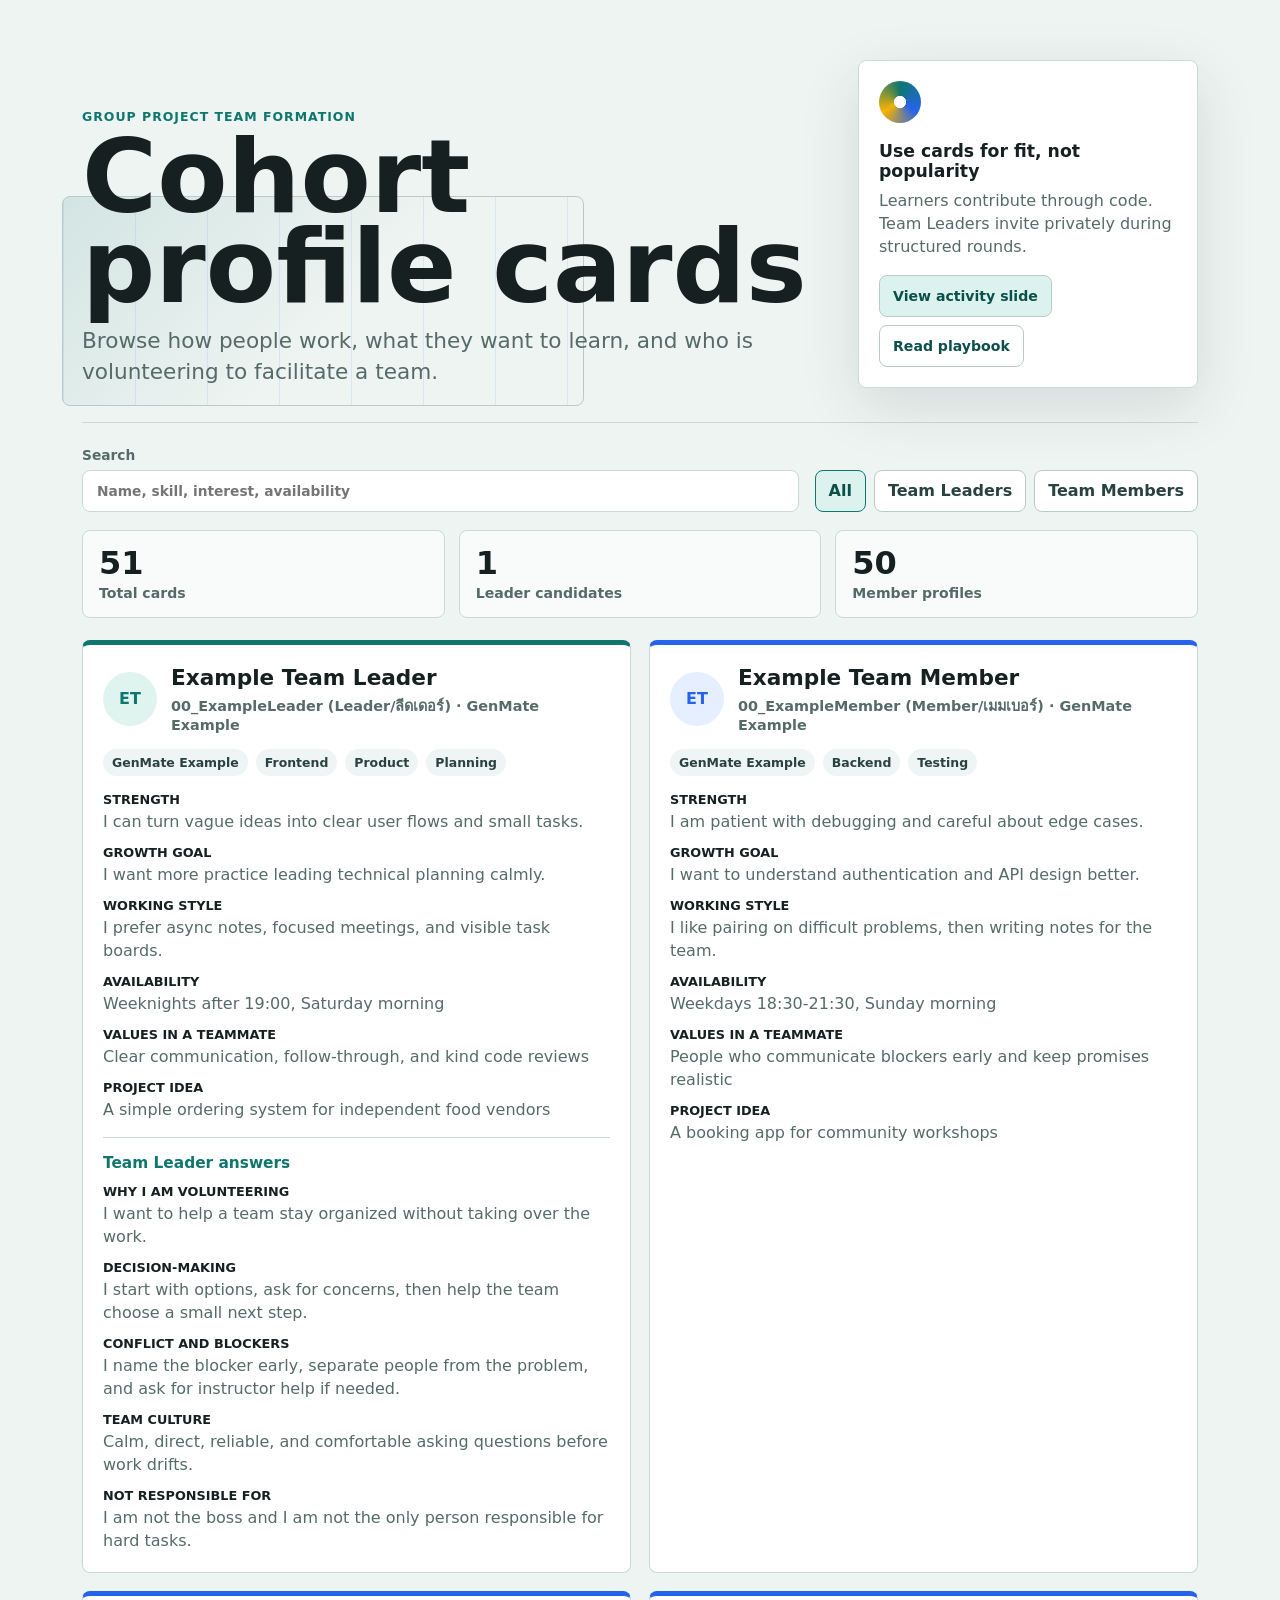
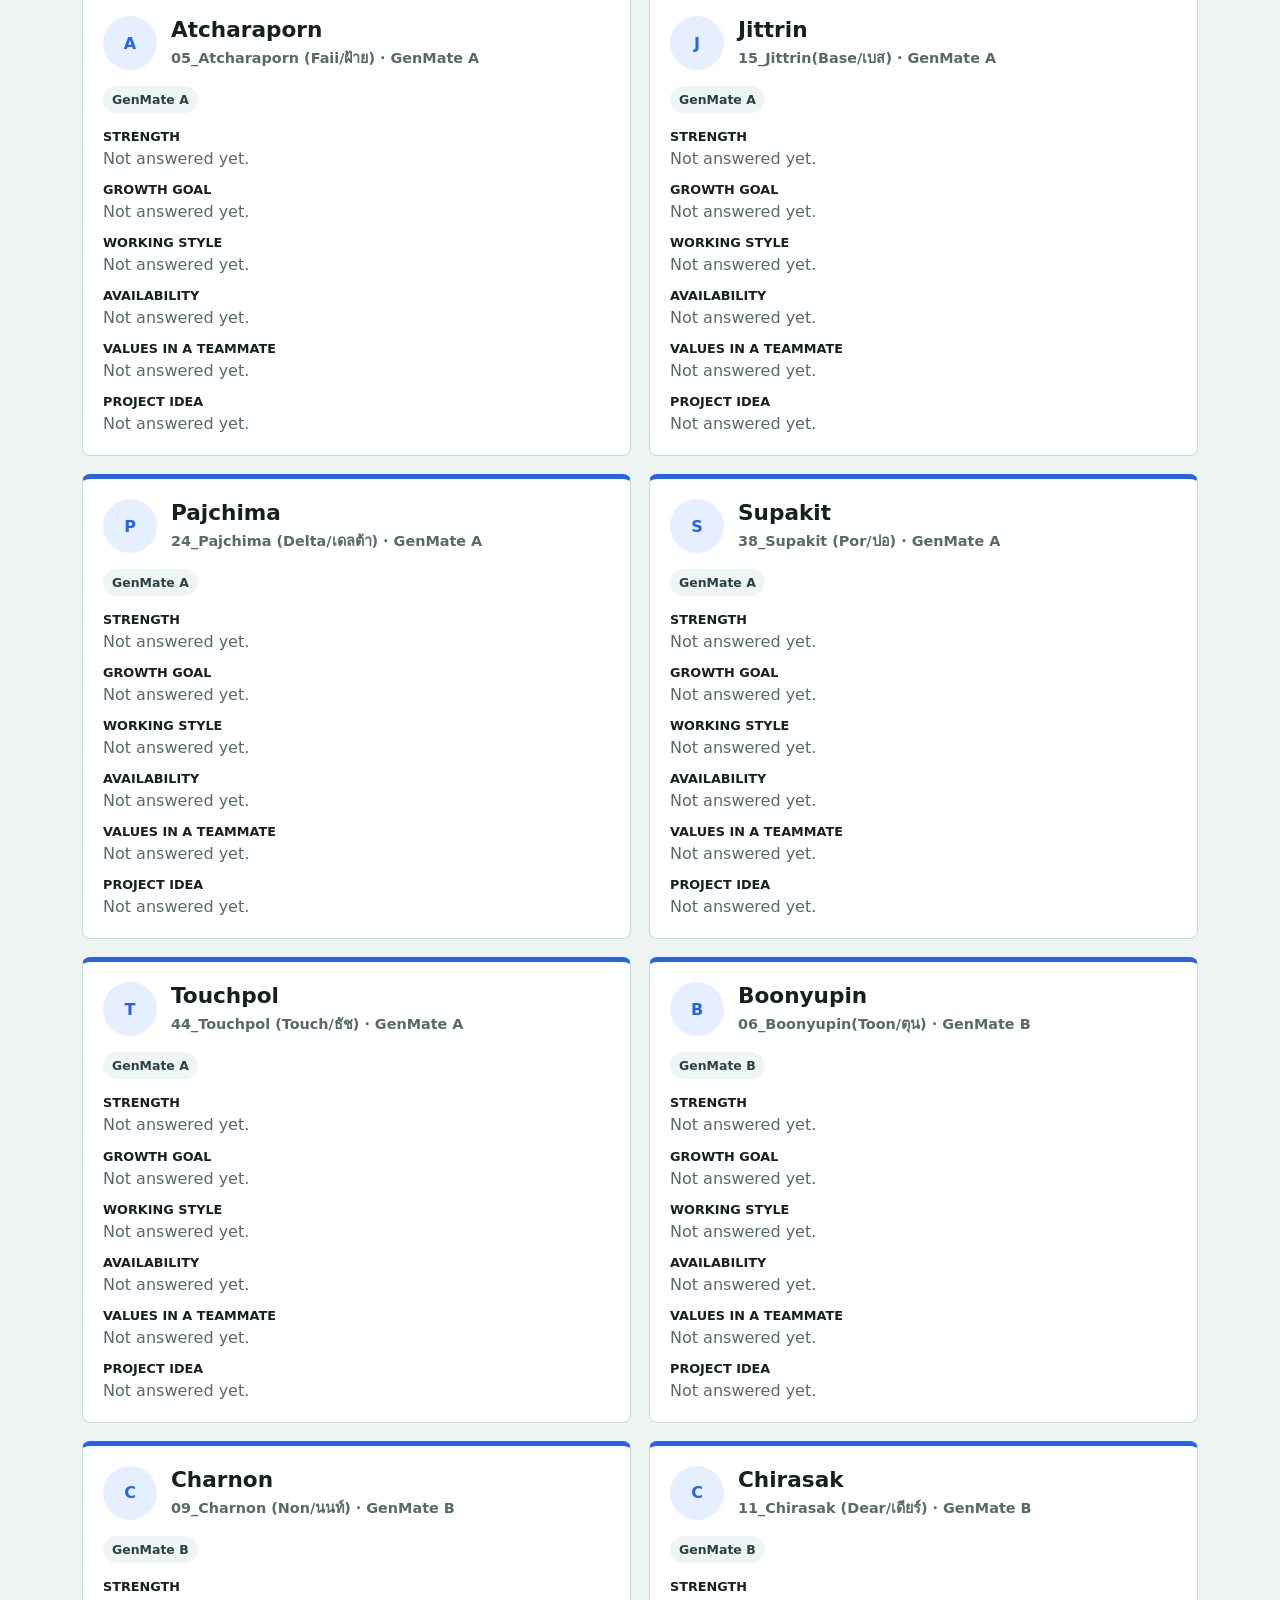
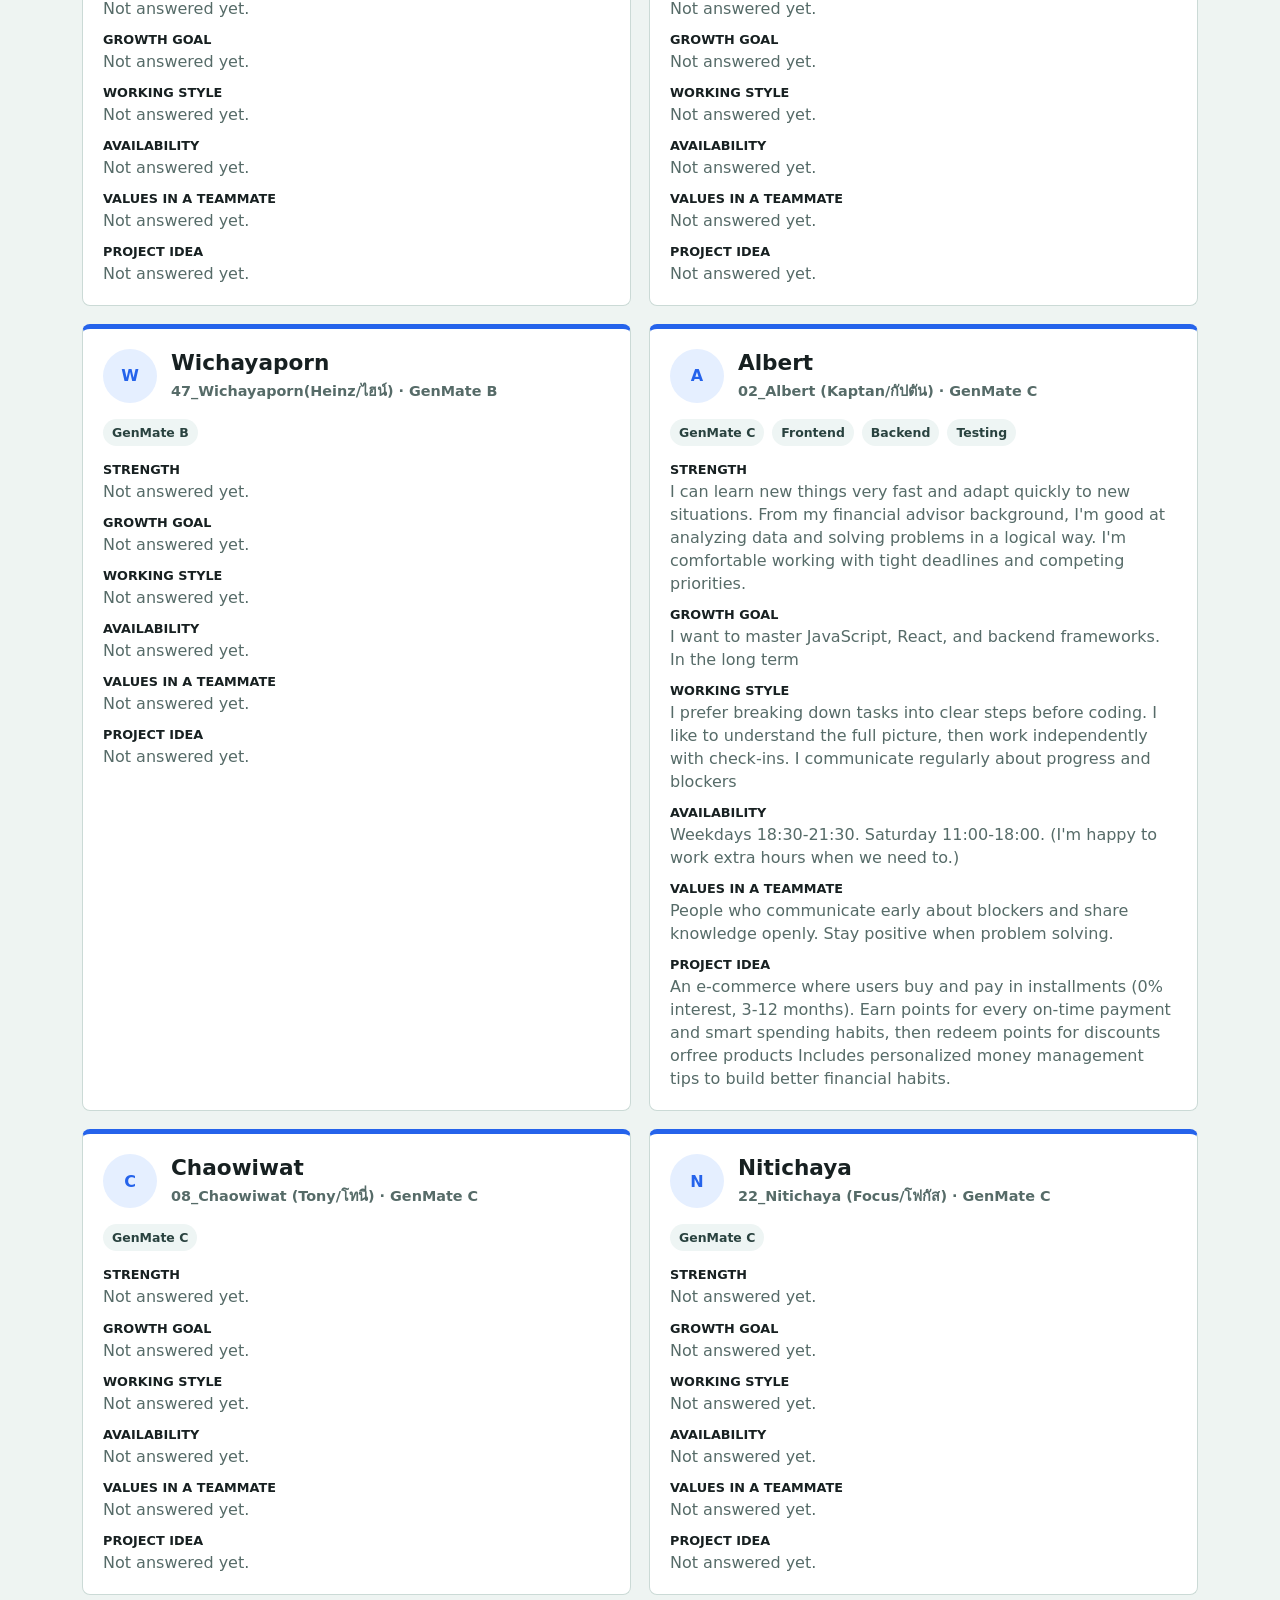
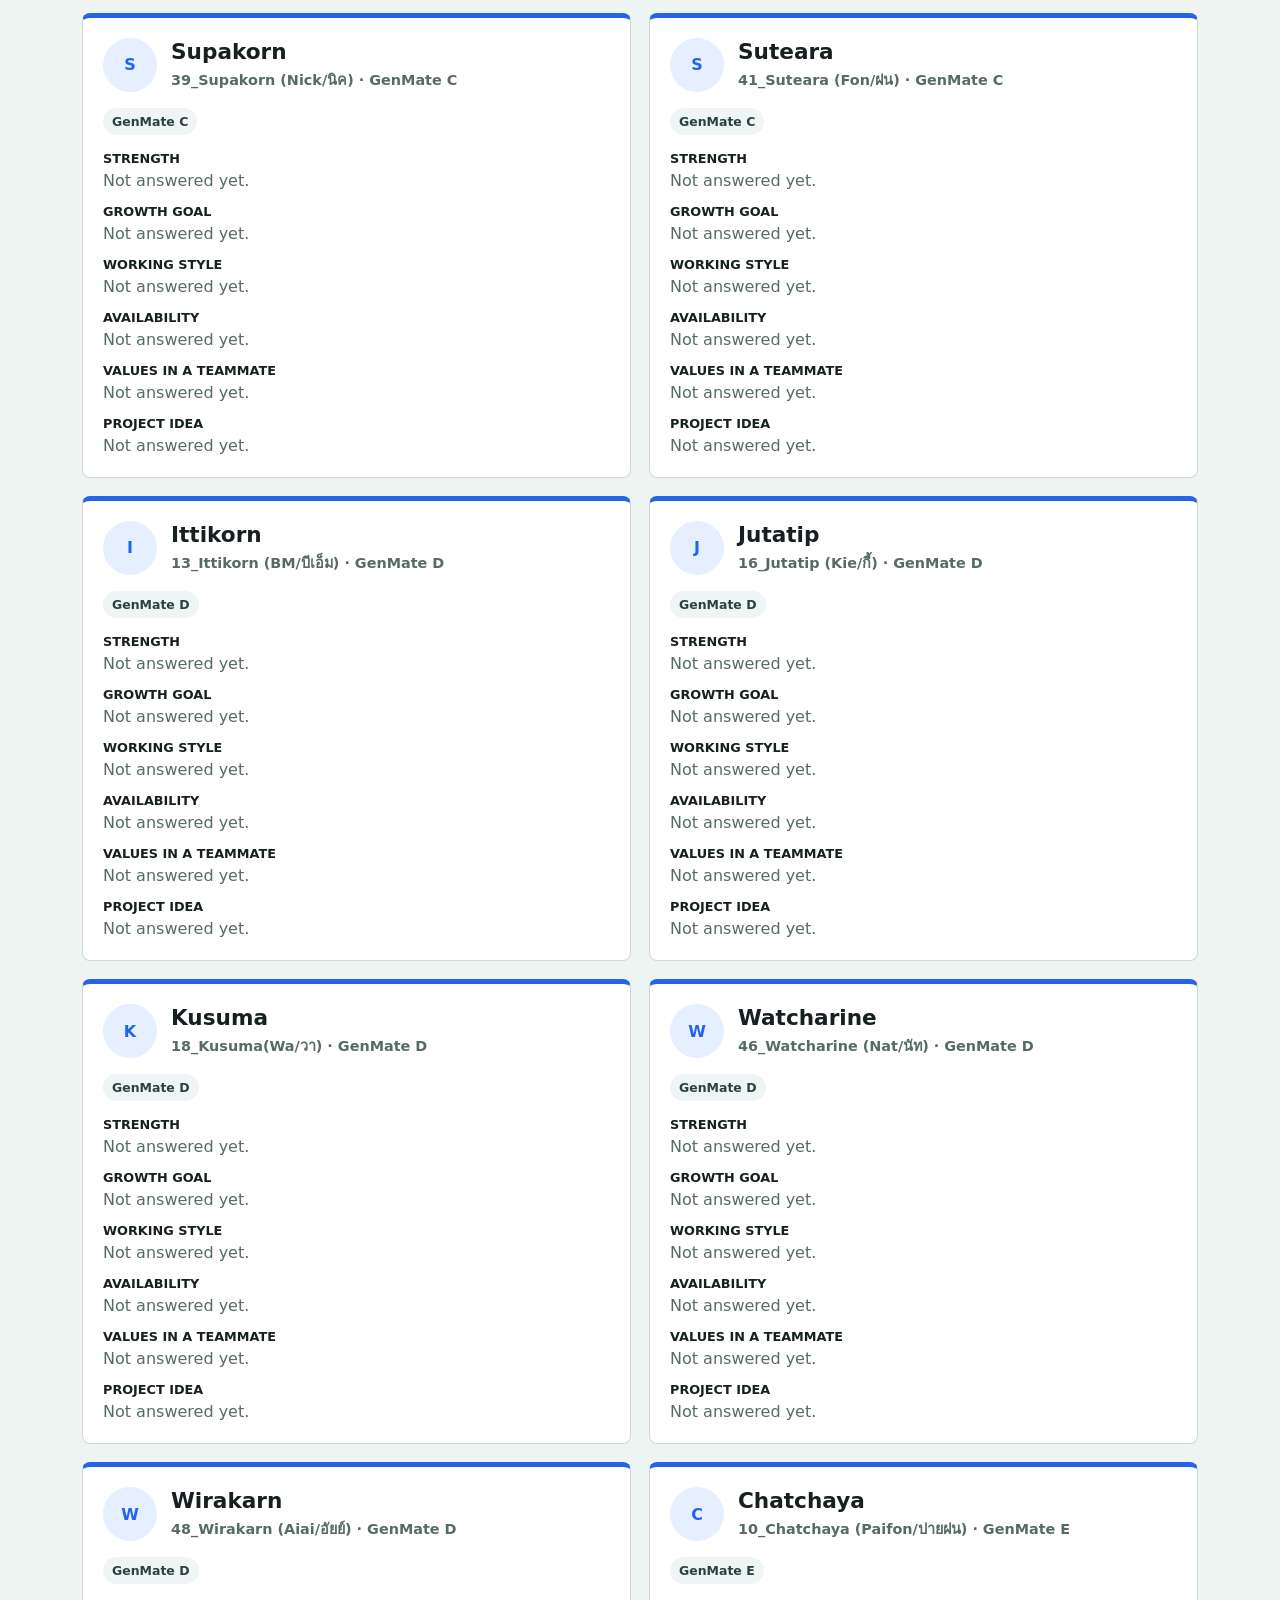
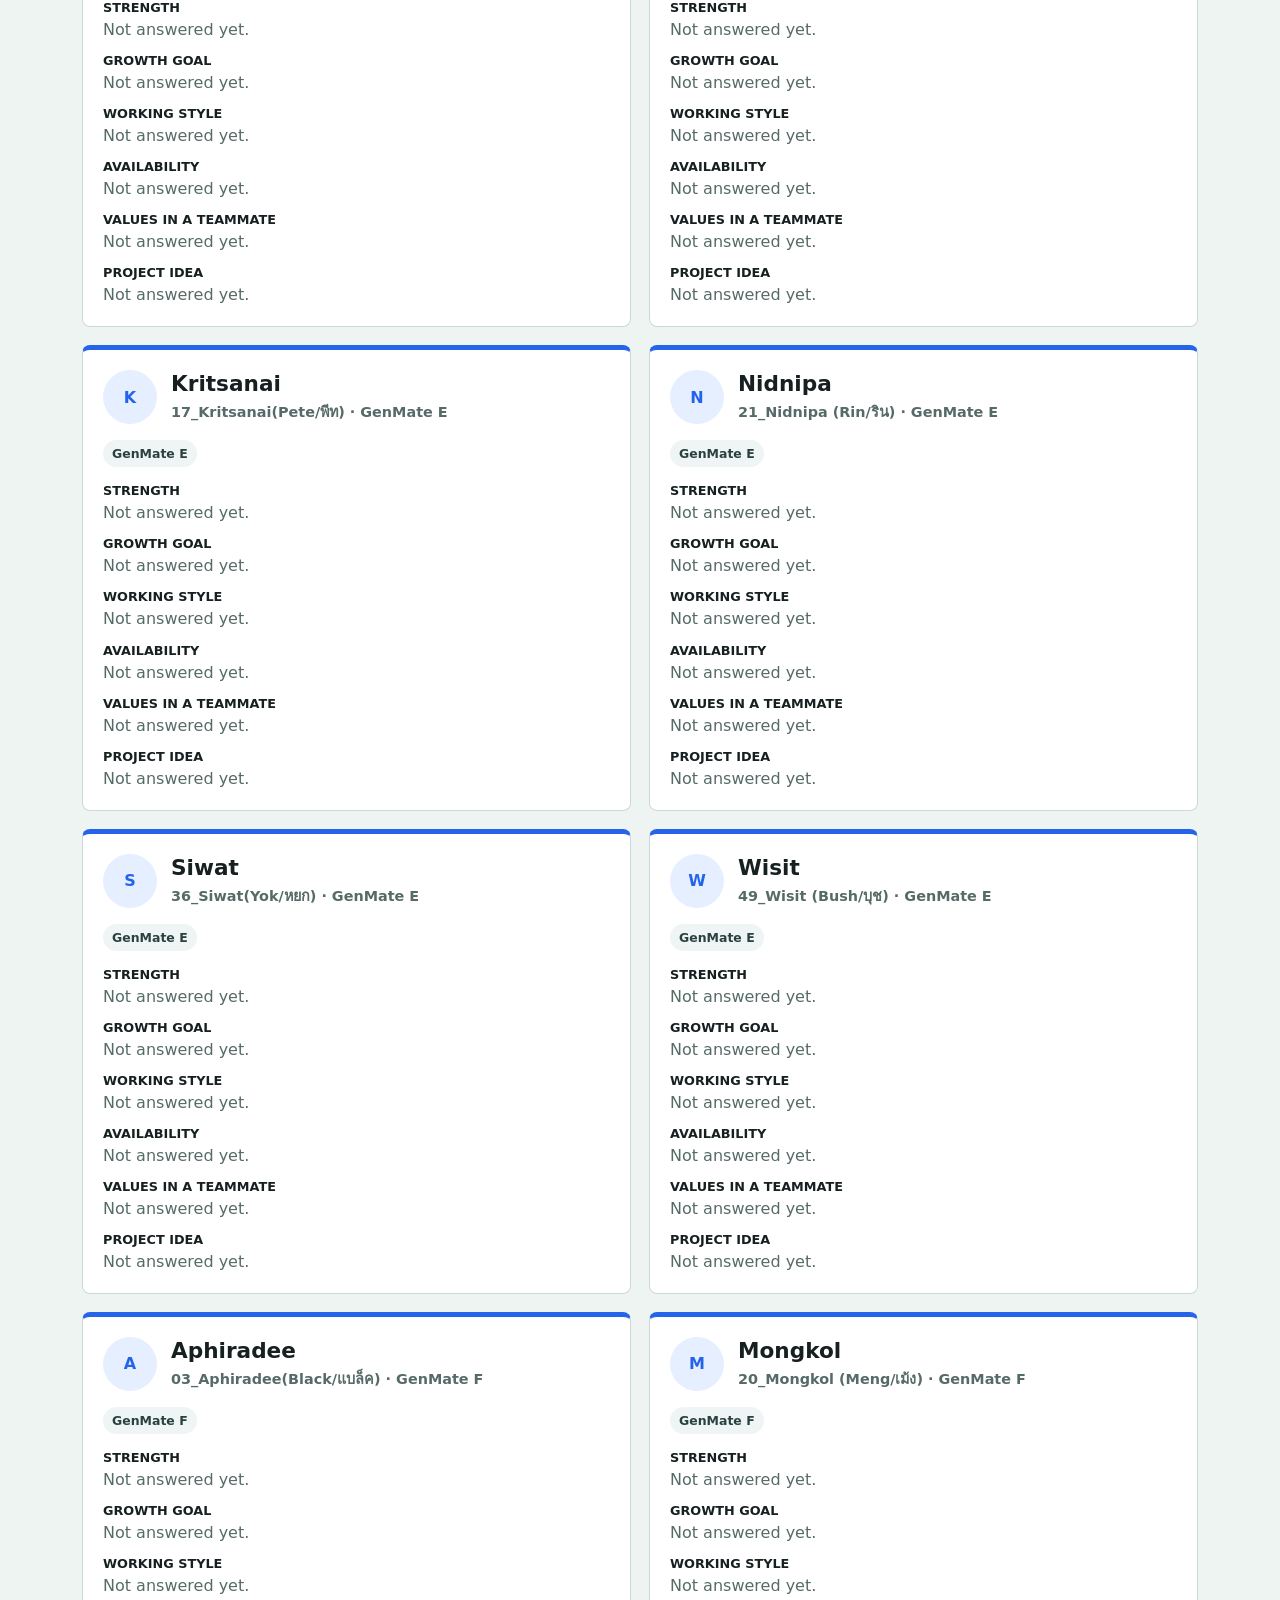
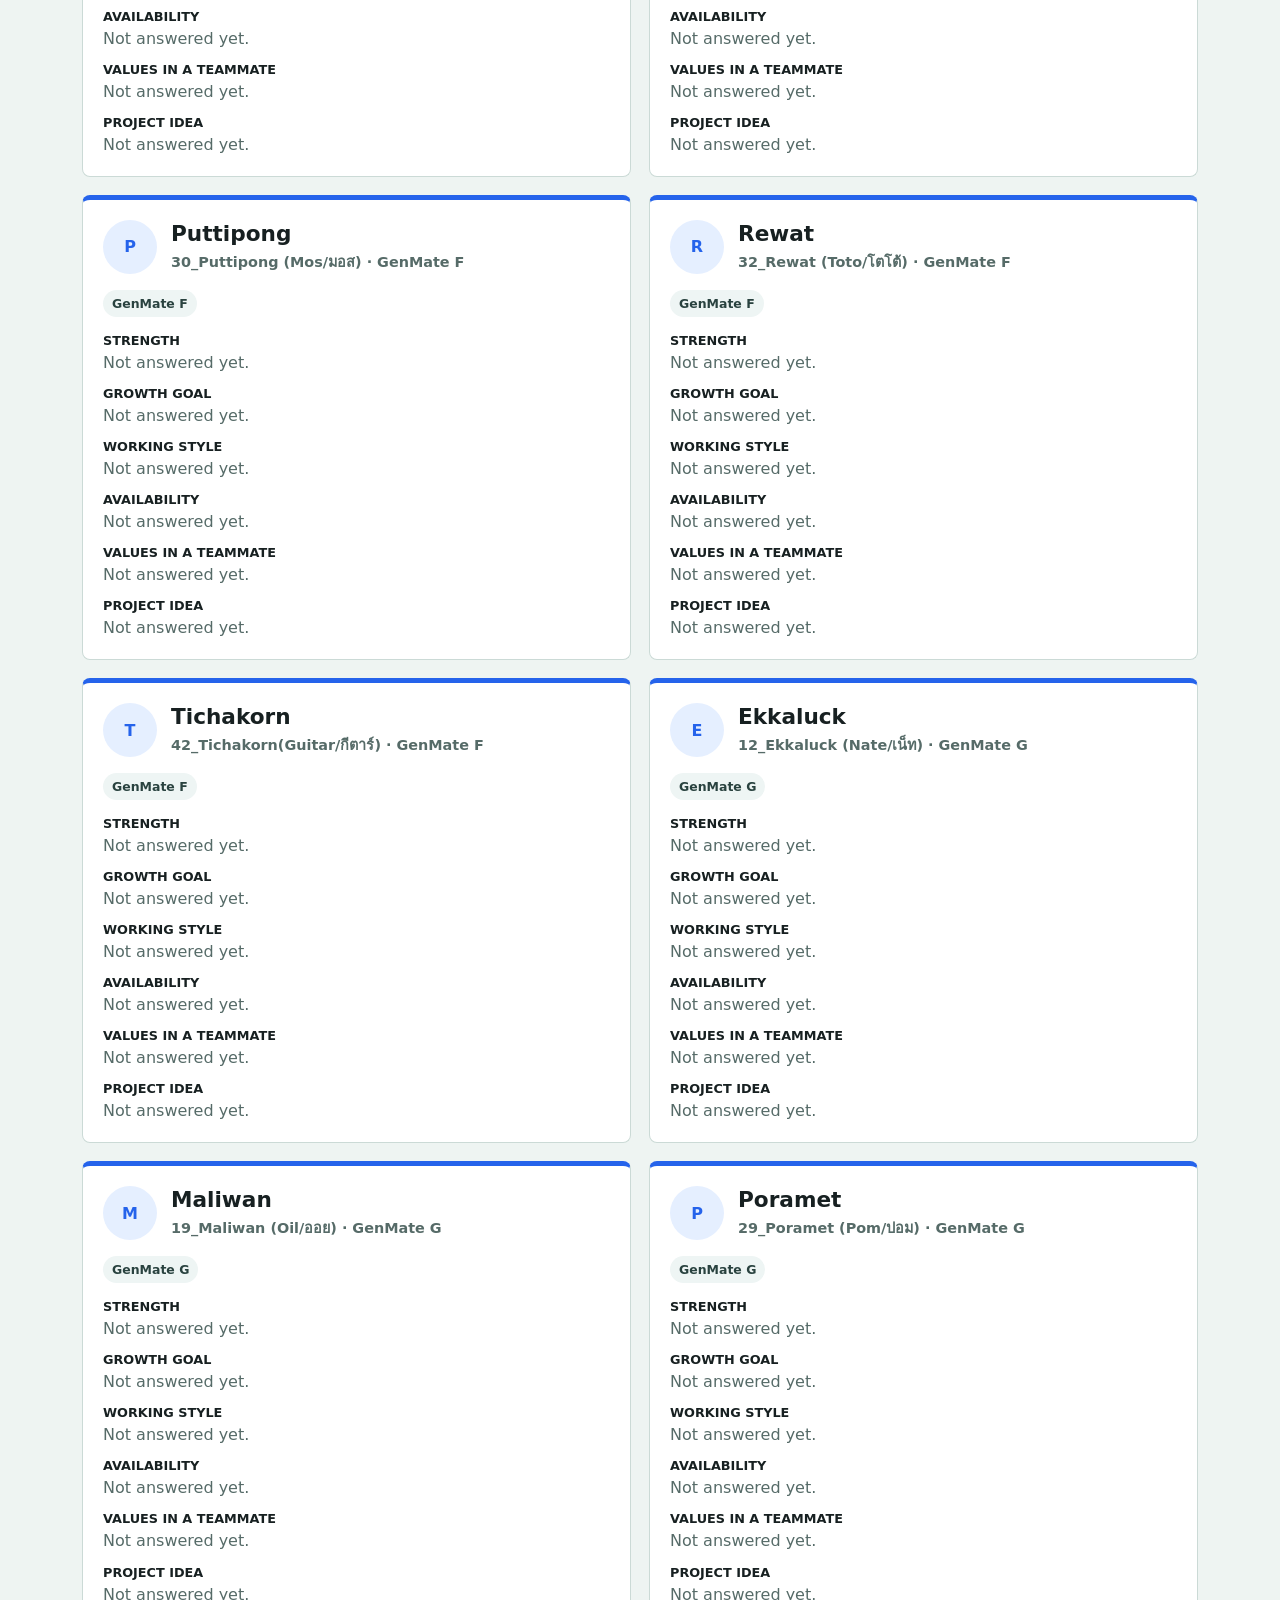
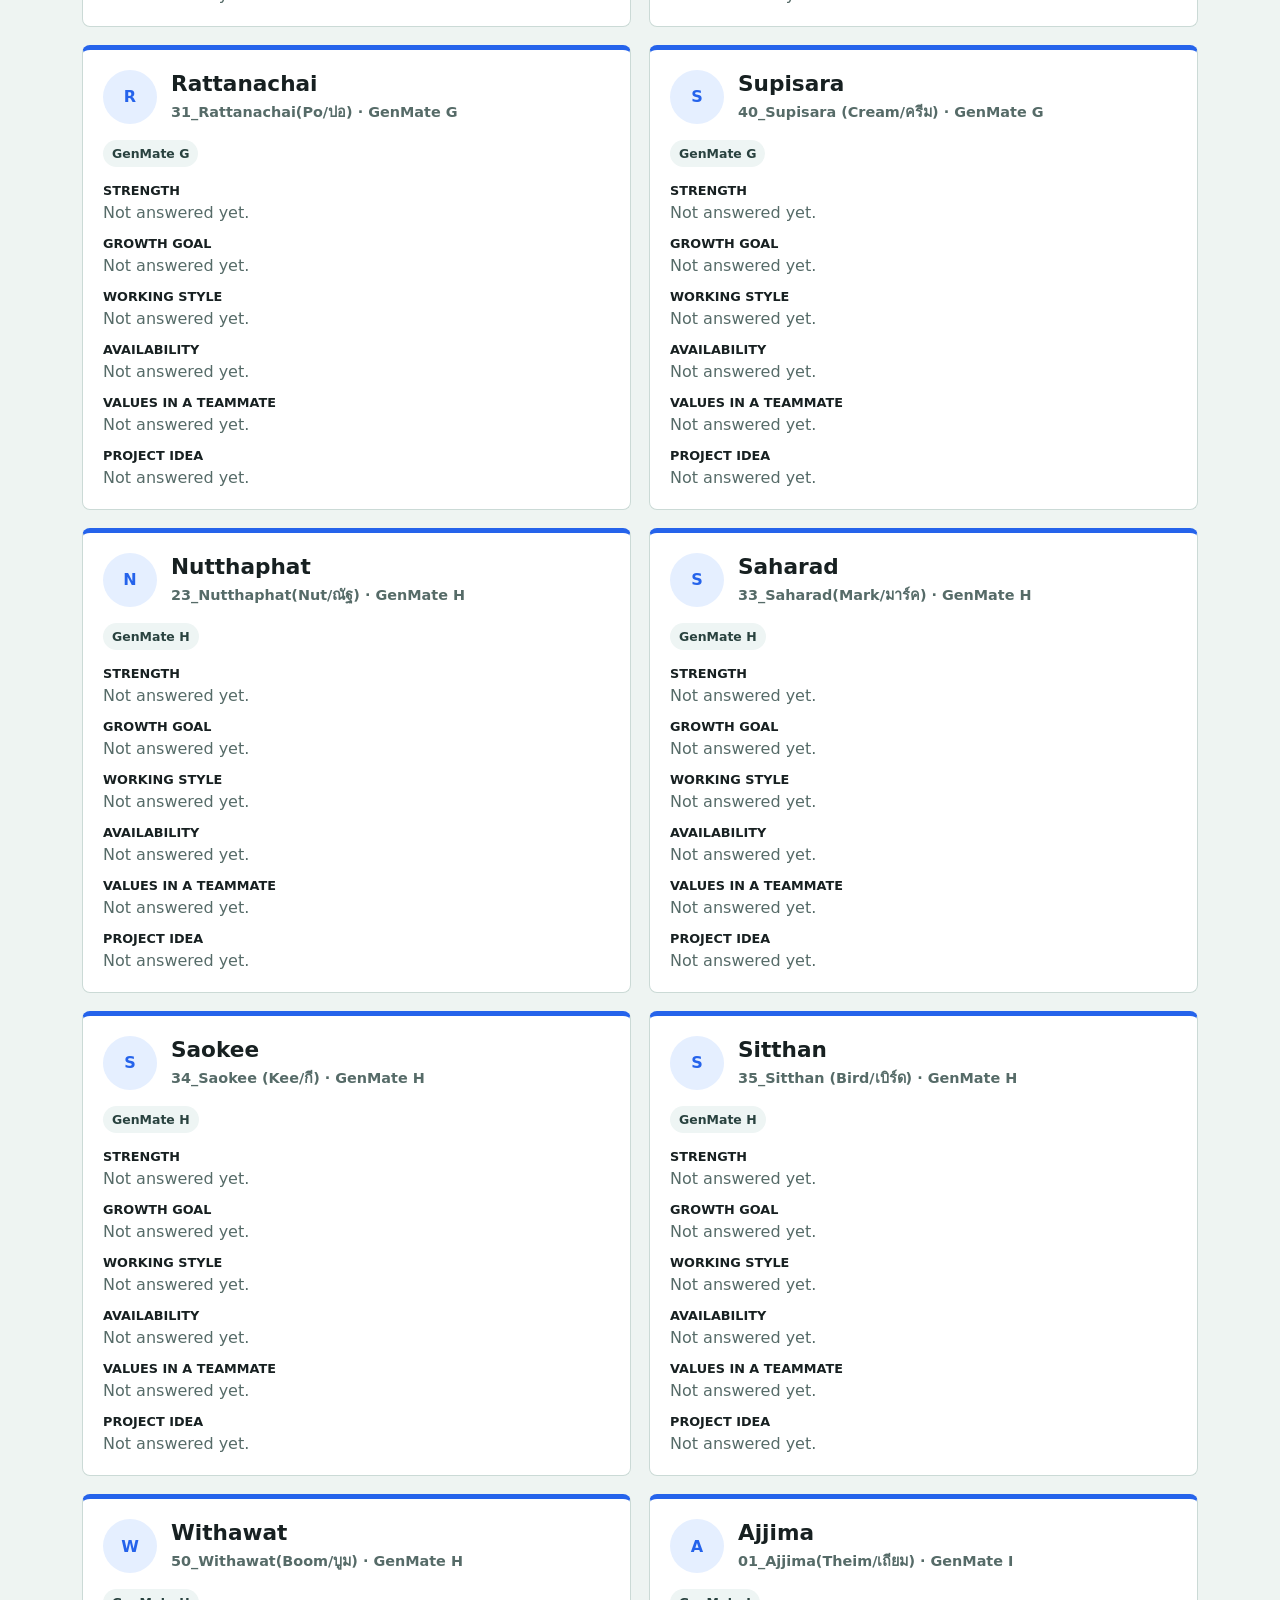
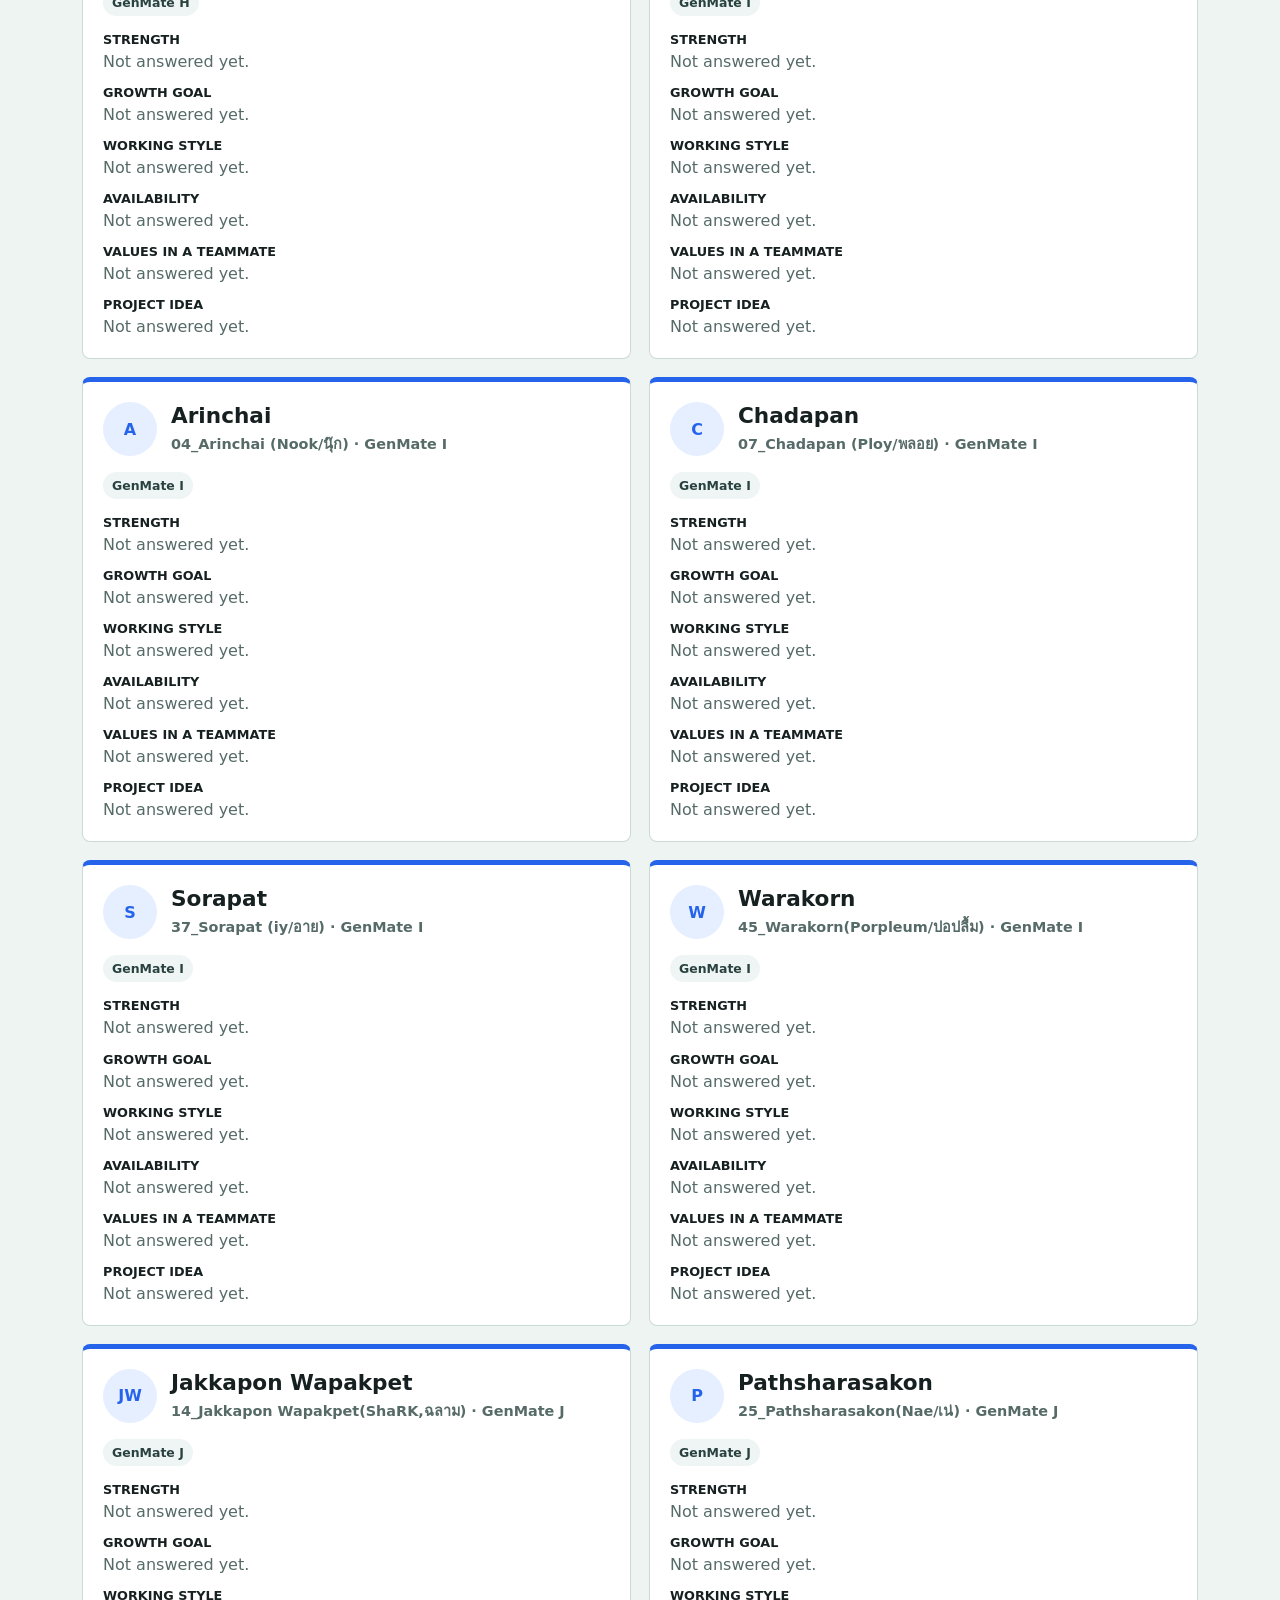
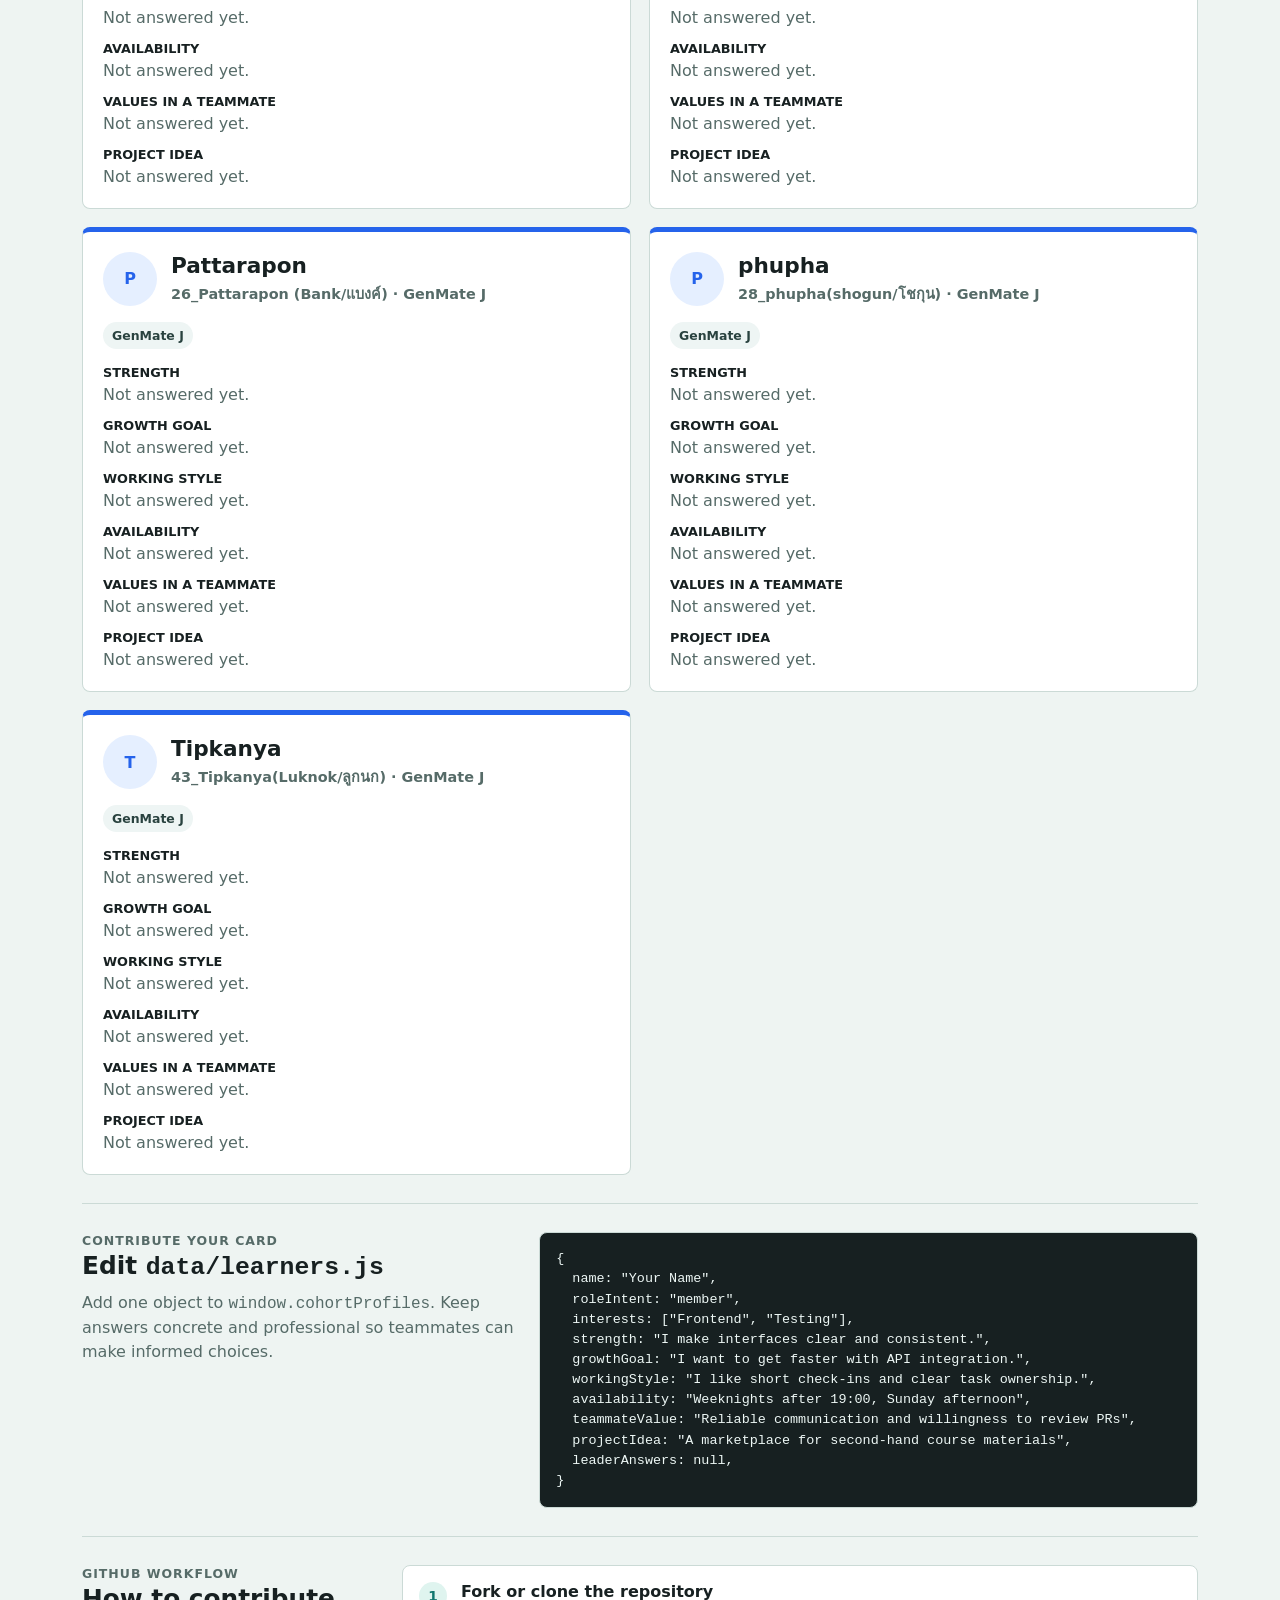
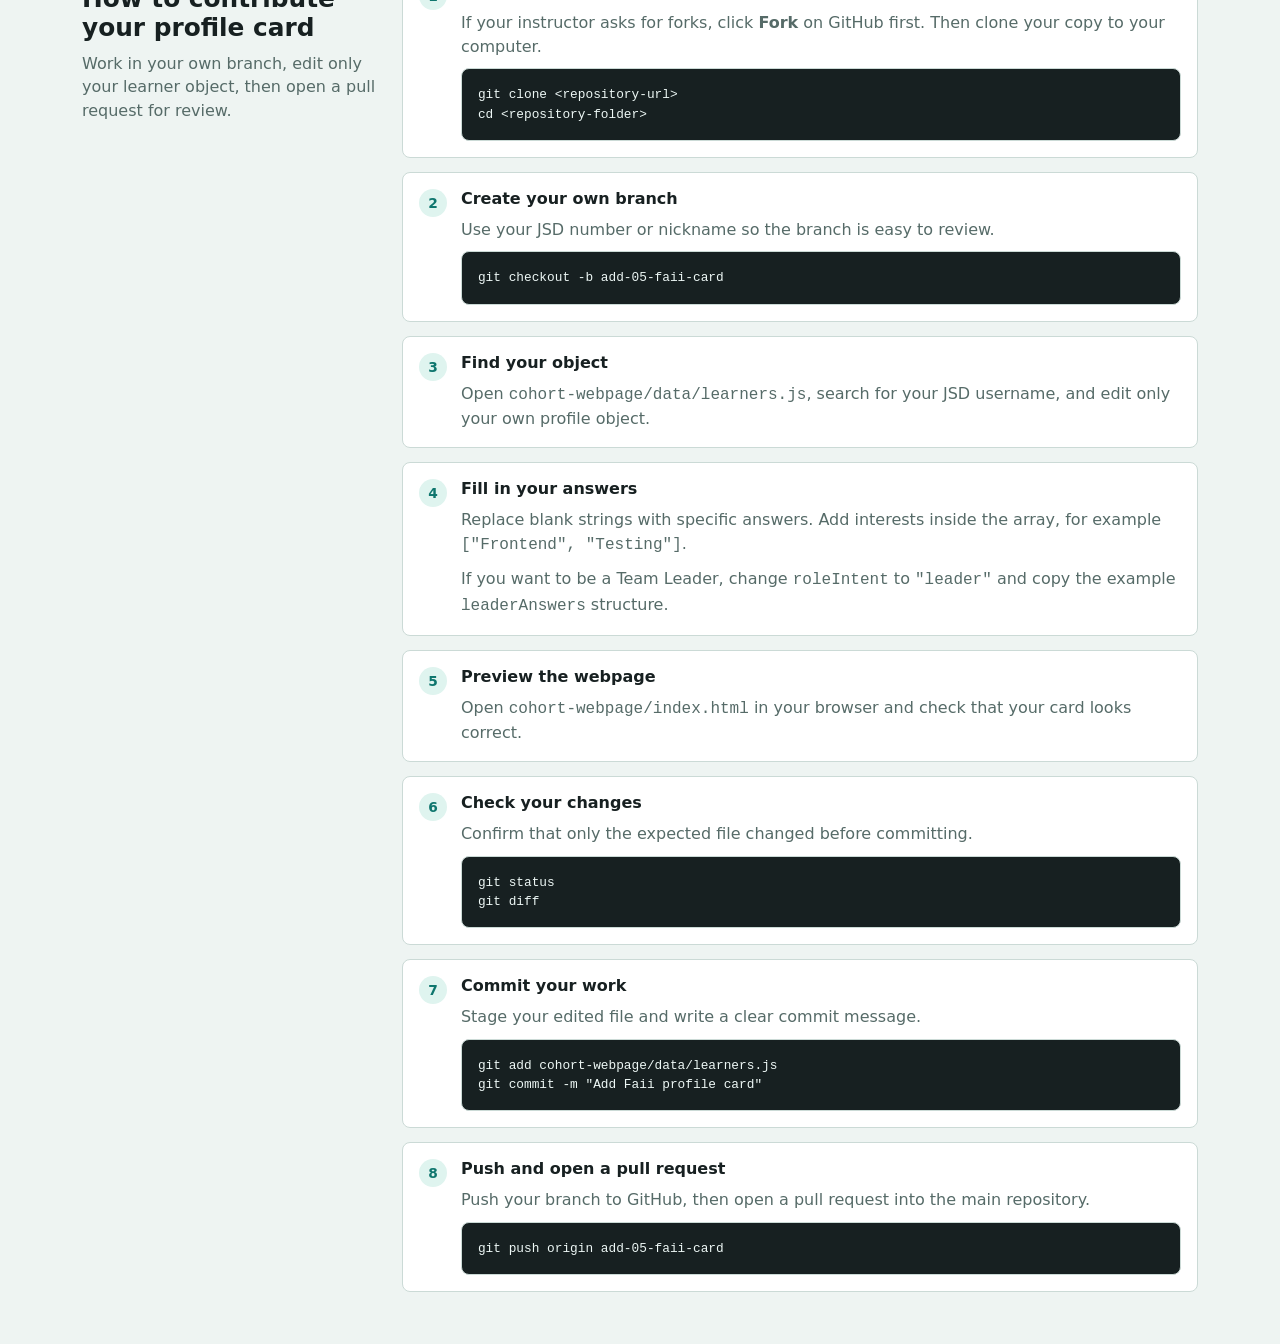
<file: index.html>
<!doctype html>
<html lang="en">
  <head>
    <meta charset="utf-8" />
    <meta name="viewport" content="width=device-width, initial-scale=1" />
    <title>Cohort Team Formation Cards</title>
    <link rel="stylesheet" href="./styles.css" />
  </head>
  <body>
    <main class="app-shell">
      <header class="hero">
        <div class="hero-copy">
          <p class="eyebrow">Group Project Team Formation</p>
          <h1>Cohort profile cards</h1>
          <p class="lede">
            Browse how people work, what they want to learn, and who is
            volunteering to facilitate a team.
          </p>
        </div>

        <aside class="session-card" aria-label="Activity guardrails">
          <span class="status-dot"></span>
          <h2>Use cards for fit, not popularity</h2>
          <p>
            Learners contribute through code. Team Leaders invite privately
            during structured rounds.
          </p>
          <a class="nav-link" href="../activity-slide.html"
            >View activity slide</a
          >
          <a class="nav-link nav-link-secondary" href="./playbook.html"
            >Read playbook</a
          >
        </aside>
      </header>

      <section class="toolbar" aria-label="Profile controls">
        <label class="search-field">
          <span>Search</span>
          <input
            id="profile-search"
            type="search"
            placeholder="Name, skill, interest, availability"
          />
        </label>

        <div class="filter-group" aria-label="Profile type filter">
          <button
            class="filter-button is-active"
            type="button"
            data-filter="all"
          >
            All
          </button>
          <button class="filter-button" type="button" data-filter="leader">
            Team Leaders
          </button>
          <button class="filter-button" type="button" data-filter="member">
            Team Members
          </button>
        </div>
      </section>

      <section class="stats" aria-label="Cohort summary">
        <article>
          <strong id="total-count">0</strong>
          <span>Total cards</span>
        </article>
        <article>
          <strong id="leader-count">0</strong>
          <span>Leader candidates</span>
        </article>
        <article>
          <strong id="member-count">0</strong>
          <span>Member profiles</span>
        </article>
      </section>

      <section id="cards" class="card-grid" aria-live="polite"></section>

      <section class="contribution-panel" aria-labelledby="template-title">
        <div>
          <p class="eyebrow">Contribute your card</p>
          <h2 id="template-title">Edit <code>data/learners.js</code></h2>
          <p>
            Add one object to <code>window.cohortProfiles</code>. Keep answers
            concrete and professional so teammates can make informed choices.
          </p>
        </div>
        <pre><code>{
  name: "Your Name",
  roleIntent: "member",
  interests: ["Frontend", "Testing"],
  strength: "I make interfaces clear and consistent.",
  growthGoal: "I want to get faster with API integration.",
  workingStyle: "I like short check-ins and clear task ownership.",
  availability: "Weeknights after 19:00, Sunday afternoon",
  teammateValue: "Reliable communication and willingness to review PRs",
  projectIdea: "A marketplace for second-hand course materials",
  leaderAnswers: null,
}</code></pre>
      </section>

      <section class="workflow-guide" aria-labelledby="workflow-title">
        <div class="workflow-intro">
          <p class="eyebrow">GitHub workflow</p>
          <h2 id="workflow-title">How to contribute your profile card</h2>
          <p>
            Work in your own branch, edit only your learner object, then open a
            pull request for review.
          </p>
        </div>

        <ol class="step-list">
          <li>
            <h3>Fork or clone the repository</h3>
            <p>
              If your instructor asks for forks, click <strong>Fork</strong> on
              GitHub first. Then clone your copy to your computer.
            </p>
            <pre><code>git clone &lt;repository-url&gt;
cd &lt;repository-folder&gt;</code></pre>
          </li>

          <li>
            <h3>Create your own branch</h3>
            <p>
              Use your JSD number or nickname so the branch is easy to review.
            </p>
            <pre><code>git checkout -b add-05-faii-card</code></pre>
          </li>

          <li>
            <h3>Find your object</h3>
            <p>
              Open <code>cohort-webpage/data/learners.js</code>, search for your
              JSD username, and edit only your own profile object.
            </p>
          </li>

          <li>
            <h3>Fill in your answers</h3>
            <p>
              Replace blank strings with specific answers. Add interests inside
              the array, for example <code>["Frontend", "Testing"]</code>.
            </p>
            <p>
              If you want to be a Team Leader, change
              <code>roleIntent</code> to <code>"leader"</code> and copy the
              example <code>leaderAnswers</code> structure.
            </p>
          </li>

          <li>
            <h3>Preview the webpage</h3>
            <p>
              Open <code>cohort-webpage/index.html</code> in your browser and
              check that your card looks correct.
            </p>
          </li>

          <li>
            <h3>Check your changes</h3>
            <p>
              Confirm that only the expected file changed before committing.
            </p>
            <pre><code>git status
git diff</code></pre>
          </li>

          <li>
            <h3>Commit your work</h3>
            <p>Stage your edited file and write a clear commit message.</p>
            <pre><code>git add cohort-webpage/data/learners.js
git commit -m "Add Faii profile card"</code></pre>
          </li>

          <li>
            <h3>Push and open a pull request</h3>
            <p>
              Push your branch to GitHub, then open a pull request into the main
              repository.
            </p>
            <pre><code>git push origin add-05-faii-card</code></pre>
          </li>
        </ol>
      </section>
    </main>

    <template id="profile-card-template">
      <article class="profile-card">
        <div class="card-header">
          <div class="avatar" aria-hidden="true"></div>
          <div>
            <h2></h2>
            <p class="role-label"></p>
          </div>
        </div>

        <div class="tag-list"></div>

        <dl class="answers">
          <div>
            <dt>Strength</dt>
            <dd data-field="strength"></dd>
          </div>
          <div>
            <dt>Growth goal</dt>
            <dd data-field="growthGoal"></dd>
          </div>
          <div>
            <dt>Working style</dt>
            <dd data-field="workingStyle"></dd>
          </div>
          <div>
            <dt>Availability</dt>
            <dd data-field="availability"></dd>
          </div>
          <div>
            <dt>Values in a teammate</dt>
            <dd data-field="teammateValue"></dd>
          </div>
          <div>
            <dt>Project idea</dt>
            <dd data-field="projectIdea"></dd>
          </div>
        </dl>

        <section class="leader-section" hidden>
          <h3>Team Leader answers</h3>
          <dl class="answers leader-answers"></dl>
        </section>
      </article>
    </template>

    <script src="./data/learners.js"></script>
    <script src="./script.js"></script>
  </body>
</html>
</file>
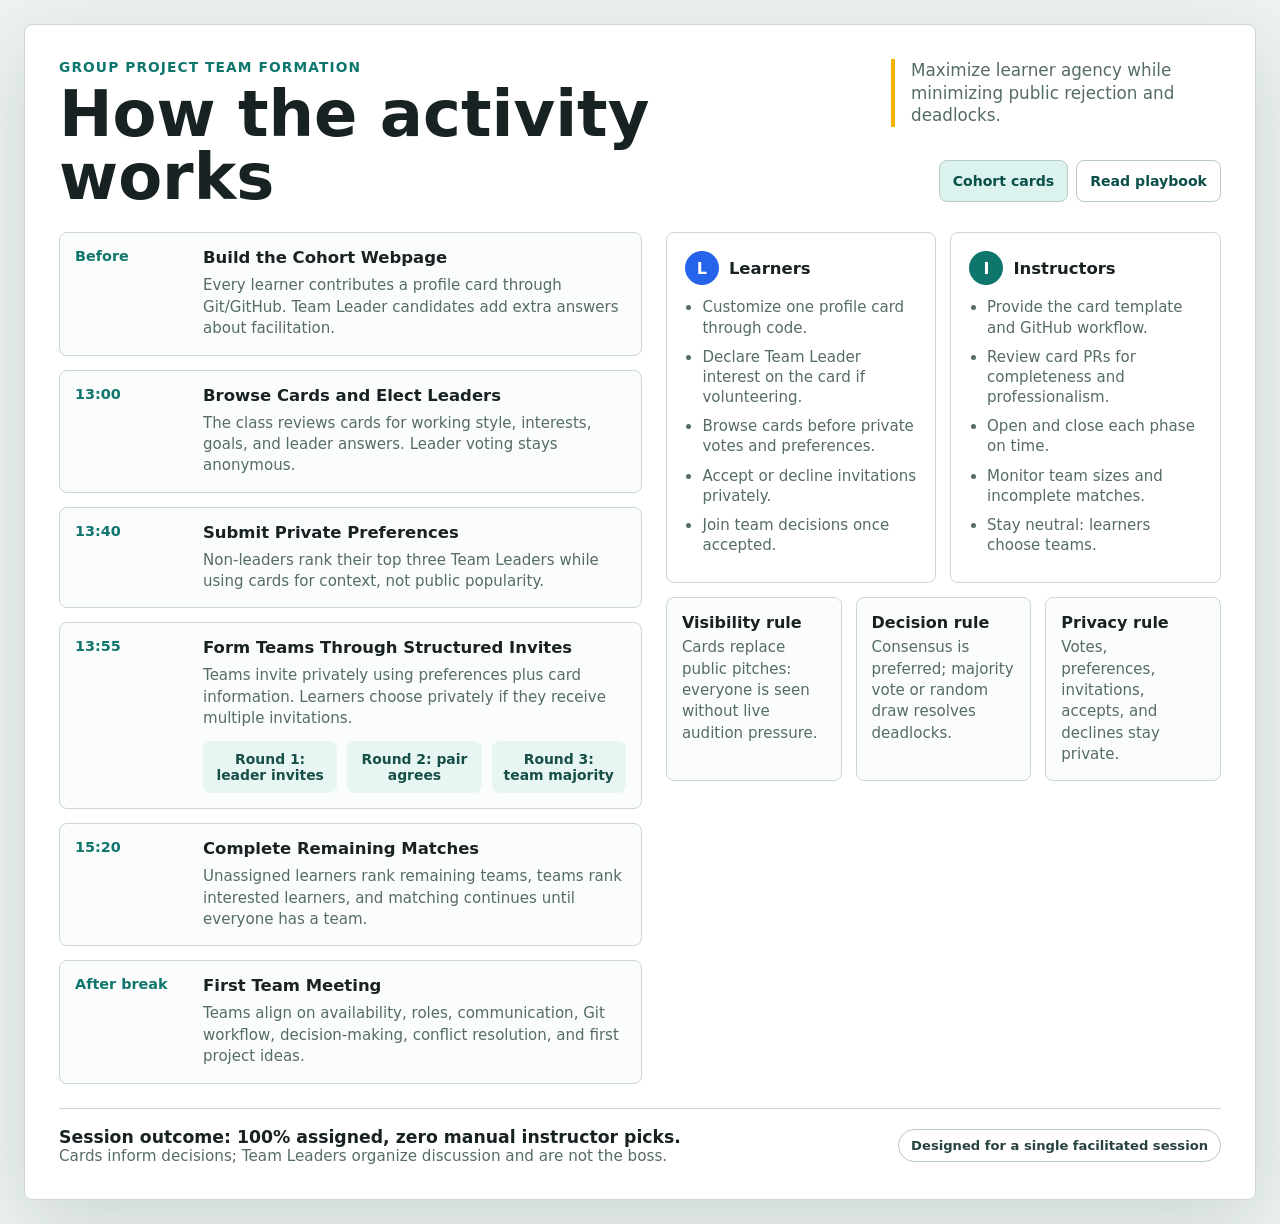
<file: activity-slide.html>
<!doctype html>
<html lang="en">
  <head>
    <meta charset="utf-8" />
    <meta name="viewport" content="width=device-width, initial-scale=1" />
    <title>Team Formation Activity</title>
    <style>
      :root {
        color: #182223;
        background: #edf3f1;
        font-family:
          Inter,
          ui-sans-serif,
          system-ui,
          -apple-system,
          BlinkMacSystemFont,
          "Segoe UI",
          sans-serif;
        --ink: #182223;
        --muted: #556b68;
        --line: #c9d8d4;
        --panel: #ffffff;
        --green: #0f766e;
        --blue: #2563eb;
        --yellow: #f5b301;
        --red: #dc2626;
      }

      * {
        box-sizing: border-box;
      }

      body {
        margin: 0;
        min-height: 100vh;
        display: grid;
        place-items: center;
        padding: 24px;
      }

      .slide {
        width: min(1280px, 100%);
        min-height: min(720px, calc(100vh - 48px));
        display: grid;
        grid-template-rows: auto 1fr auto;
        gap: 24px;
        border: 1px solid var(--line);
        border-radius: 8px;
        background: var(--panel);
        padding: 34px;
        box-shadow: 0 24px 80px rgb(15 45 42 / 14%);
      }

      header {
        display: grid;
        grid-template-columns: 1fr auto;
        gap: 28px;
        align-items: start;
      }

      .eyebrow {
        margin: 0 0 8px;
        color: var(--green);
        font-size: 0.86rem;
        font-weight: 800;
        letter-spacing: 0.08em;
        text-transform: uppercase;
      }

      h1,
      h2,
      h3,
      p {
        margin-top: 0;
      }

      h1 {
        max-width: 900px;
        margin-bottom: 0;
        color: var(--ink);
        font-size: clamp(2.4rem, 5vw, 4.7rem);
        line-height: 0.98;
      }

      .principle {
        max-width: 330px;
        border-left: 4px solid var(--yellow);
        padding-left: 16px;
        color: var(--muted);
        font-size: 1.05rem;
        line-height: 1.35;
      }

      .header-aside {
        display: grid;
        gap: 16px;
        justify-items: end;
      }

      .page-nav {
        display: flex;
        flex-wrap: wrap;
        gap: 8px;
        justify-content: flex-end;
      }

      .nav-link {
        min-height: 42px;
        display: inline-flex;
        align-items: center;
        justify-content: center;
        border: 1px solid #b8cbc7;
        border-radius: 8px;
        padding: 0 13px;
        background: #dcf2ee;
        color: #0b4f49;
        font-size: 0.88rem;
        font-weight: 850;
        text-decoration: none;
      }

      .nav-link-secondary {
        background: var(--panel);
      }

      .nav-link:hover {
        border-color: var(--green);
        background: #c9ebe5;
      }

      .content {
        display: grid;
        grid-template-columns: 1.05fr 1fr;
        gap: 24px;
        align-items: stretch;
      }

      .timeline,
      .lanes {
        display: grid;
        gap: 14px;
        align-content: start;
      }

      .phase {
        display: grid;
        grid-template-columns: 112px 1fr;
        gap: 16px;
        align-items: start;
        border: 1px solid var(--line);
        border-radius: 8px;
        padding: 15px;
        background: #fbfdfc;
      }

      .time {
        color: var(--green);
        font-size: 0.9rem;
        font-weight: 800;
      }

      h2 {
        margin-bottom: 8px;
        font-size: 1.03rem;
      }

      .phase p,
      .lane p,
      .rule p {
        margin-bottom: 0;
        color: var(--muted);
        font-size: 0.94rem;
        line-height: 1.42;
      }

      .rounds {
        display: grid;
        grid-template-columns: repeat(3, minmax(0, 1fr));
        gap: 10px;
        margin-top: 12px;
      }

      .round {
        border-radius: 8px;
        padding: 10px;
        background: #e8f6f3;
        color: #164e48;
        font-size: 0.87rem;
        font-weight: 750;
        text-align: center;
      }

      .lane-grid {
        display: grid;
        grid-template-columns: repeat(2, minmax(0, 1fr));
        gap: 14px;
      }

      .lane {
        min-height: 230px;
        border: 1px solid var(--line);
        border-radius: 8px;
        padding: 18px;
        background: #ffffff;
      }

      .lane h2 {
        display: flex;
        align-items: center;
        gap: 10px;
        margin-bottom: 12px;
      }

      .icon {
        width: 34px;
        height: 34px;
        display: inline-grid;
        place-items: center;
        border-radius: 50%;
        color: #ffffff;
        font-size: 1rem;
      }

      .learners .icon {
        background: var(--blue);
      }

      .instructors .icon {
        background: var(--green);
      }

      ul {
        margin: 0;
        padding-left: 1.1rem;
      }

      li {
        margin: 0 0 9px;
        color: var(--muted);
        font-size: 0.94rem;
        line-height: 1.34;
      }

      .rules {
        display: grid;
        grid-template-columns: repeat(3, minmax(0, 1fr));
        gap: 14px;
      }

      .rule {
        border: 1px solid var(--line);
        border-radius: 8px;
        padding: 15px;
        background: #fbfdfc;
      }

      .rule strong {
        display: block;
        margin-bottom: 5px;
        color: var(--ink);
      }

      footer {
        display: grid;
        grid-template-columns: 1fr auto;
        gap: 20px;
        align-items: center;
        border-top: 1px solid var(--line);
        padding-top: 18px;
        color: var(--muted);
        font-size: 0.95rem;
      }

      .outcome {
        color: var(--ink);
        font-size: 1.08rem;
        font-weight: 800;
      }

      .badge {
        border: 1px solid #b7cac6;
        border-radius: 999px;
        padding: 8px 12px;
        color: #274240;
        font-size: 0.82rem;
        font-weight: 800;
        white-space: nowrap;
      }

      @media (max-width: 920px) {
        body {
          display: block;
          padding: 0;
        }

        .slide {
          min-height: 100vh;
          border: 0;
          border-radius: 0;
          padding: 22px;
          box-shadow: none;
        }

        header,
        .content,
        footer {
          grid-template-columns: 1fr;
        }

        .principle {
          max-width: none;
        }

        .header-aside {
          justify-items: start;
        }

        .page-nav {
          justify-content: flex-start;
        }

        .phase,
        .lane-grid,
        .rules {
          grid-template-columns: 1fr;
        }
      }

      @media print {
        body {
          padding: 0;
          background: #ffffff;
        }

        .slide {
          width: 100vw;
          min-height: 100vh;
          border: 0;
          box-shadow: none;
        }
      }
    </style>
  </head>
  <body>
    <main class="slide" aria-labelledby="slide-title">
      <header>
        <div>
          <p class="eyebrow">Group Project Team Formation</p>
          <h1 id="slide-title">How the activity works</h1>
        </div>
        <div class="header-aside">
          <p class="principle">
            Maximize learner agency while minimizing public rejection and
            deadlocks.
          </p>
          <nav class="page-nav" aria-label="Website navigation">
            <a class="nav-link" href="./index.html">Cohort cards</a>
            <a class="nav-link nav-link-secondary" href="./playbook.html"
              >Read playbook</a
            >
          </nav>
        </div>
      </header>

      <section class="content" aria-label="Activity flow and participant roles">
        <div class="timeline" aria-label="Session timeline">
          <article class="phase">
            <div class="time">Before</div>
            <div>
              <h2>Build the Cohort Webpage</h2>
              <p>
                Every learner contributes a profile card through Git/GitHub.
                Team Leader candidates add extra answers about facilitation.
              </p>
            </div>
          </article>

          <article class="phase">
            <div class="time">13:00</div>
            <div>
              <h2>Browse Cards and Elect Leaders</h2>
              <p>
                The class reviews cards for working style, interests, goals, and
                leader answers. Leader voting stays anonymous.
              </p>
            </div>
          </article>

          <article class="phase">
            <div class="time">13:40</div>
            <div>
              <h2>Submit Private Preferences</h2>
              <p>
                Non-leaders rank their top three Team Leaders while using cards
                for context, not public popularity.
              </p>
            </div>
          </article>

          <article class="phase">
            <div class="time">13:55</div>
            <div>
              <h2>Form Teams Through Structured Invites</h2>
              <p>
                Teams invite privately using preferences plus card information.
                Learners choose privately if they receive multiple invitations.
              </p>
              <div class="rounds" aria-label="Invitation rounds">
                <span class="round">Round 1: leader invites</span>
                <span class="round">Round 2: pair agrees</span>
                <span class="round">Round 3: team majority</span>
              </div>
            </div>
          </article>

          <article class="phase">
            <div class="time">15:20</div>
            <div>
              <h2>Complete Remaining Matches</h2>
              <p>
                Unassigned learners rank remaining teams, teams rank interested
                learners, and matching continues until everyone has a team.
              </p>
            </div>
          </article>

          <article class="phase">
            <div class="time">After break</div>
            <div>
              <h2>First Team Meeting</h2>
              <p>
                Teams align on availability, roles, communication, Git workflow,
                decision-making, conflict resolution, and first project ideas.
              </p>
            </div>
          </article>
        </div>

        <div class="lanes">
          <section class="lane-grid">
            <article class="lane learners">
              <h2><span class="icon">L</span> Learners</h2>
              <ul>
                <li>Customize one profile card through code.</li>
                <li>
                  Declare Team Leader interest on the card if volunteering.
                </li>
                <li>Browse cards before private votes and preferences.</li>
                <li>Accept or decline invitations privately.</li>
                <li>Join team decisions once accepted.</li>
              </ul>
            </article>

            <article class="lane instructors">
              <h2><span class="icon">I</span> Instructors</h2>
              <ul>
                <li>Provide the card template and GitHub workflow.</li>
                <li>Review card PRs for completeness and professionalism.</li>
                <li>Open and close each phase on time.</li>
                <li>Monitor team sizes and incomplete matches.</li>
                <li>Stay neutral: learners choose teams.</li>
              </ul>
            </article>
          </section>

          <section class="rules" aria-label="Guardrails">
            <article class="rule">
              <strong>Visibility rule</strong>
              <p>
                Cards replace public pitches: everyone is seen without live
                audition pressure.
              </p>
            </article>
            <article class="rule">
              <strong>Decision rule</strong>
              <p>
                Consensus is preferred; majority vote or random draw resolves
                deadlocks.
              </p>
            </article>
            <article class="rule">
              <strong>Privacy rule</strong>
              <p>
                Votes, preferences, invitations, accepts, and declines stay
                private.
              </p>
            </article>
          </section>
        </div>
      </section>

      <footer>
        <div>
          <span class="outcome"
            >Session outcome: 100% assigned, zero manual instructor picks.</span
          >
          <br />
          Cards inform decisions; Team Leaders organize discussion and are not
          the boss.
        </div>
        <span class="badge">Designed for a single facilitated session</span>
      </footer>
    </main>
  </body>
</html>
</file>
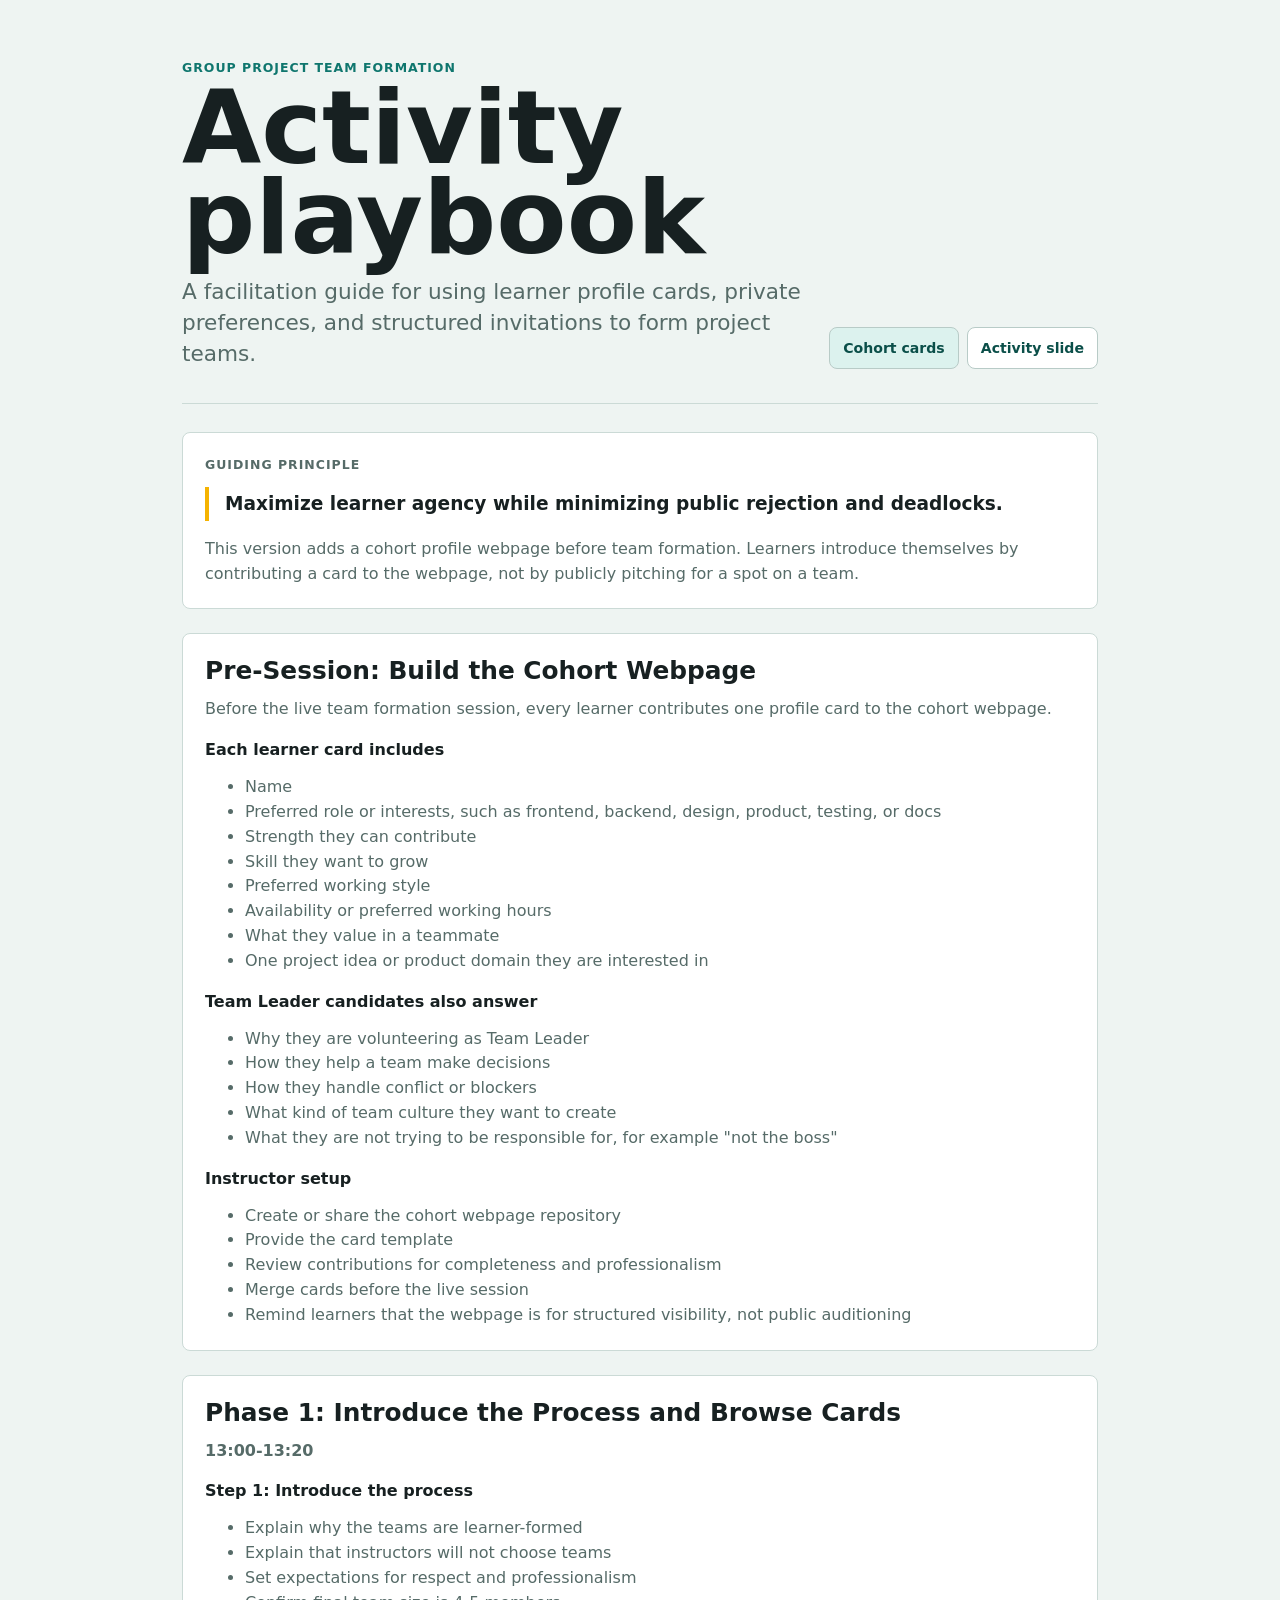
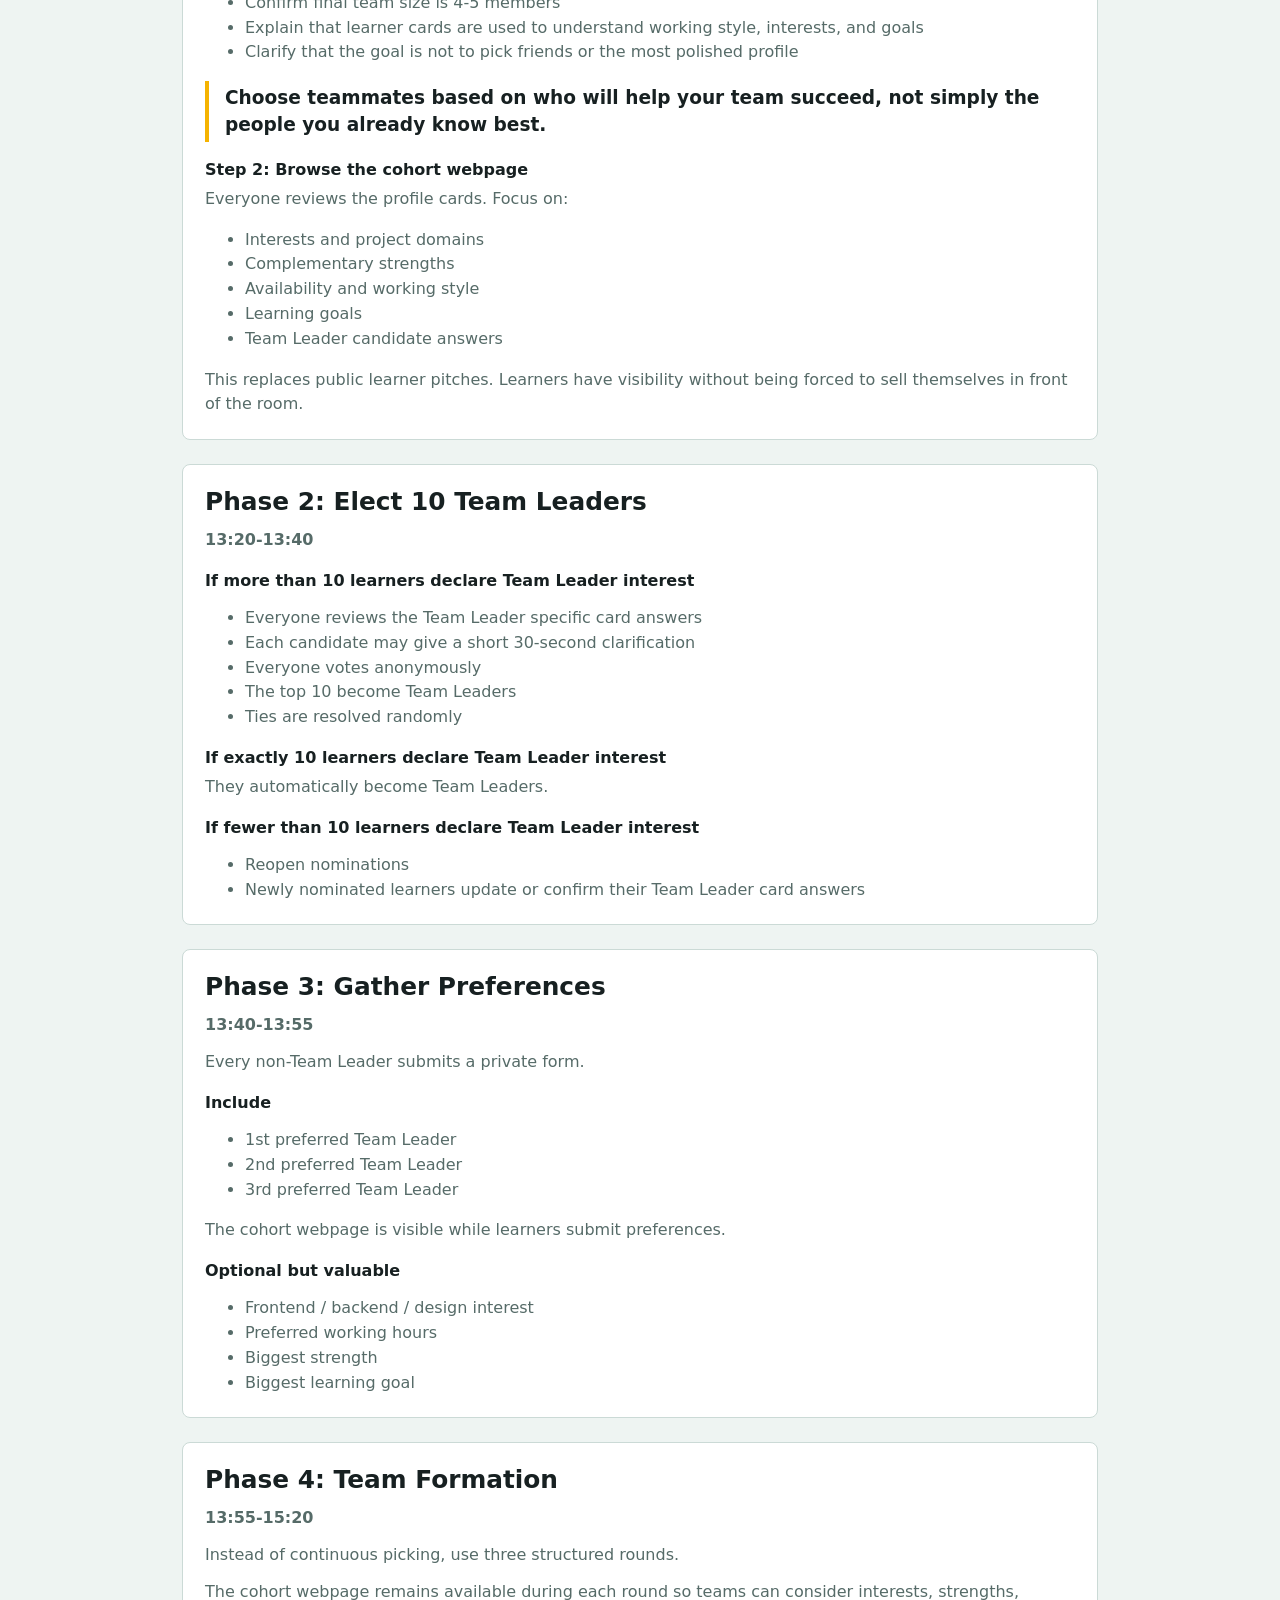
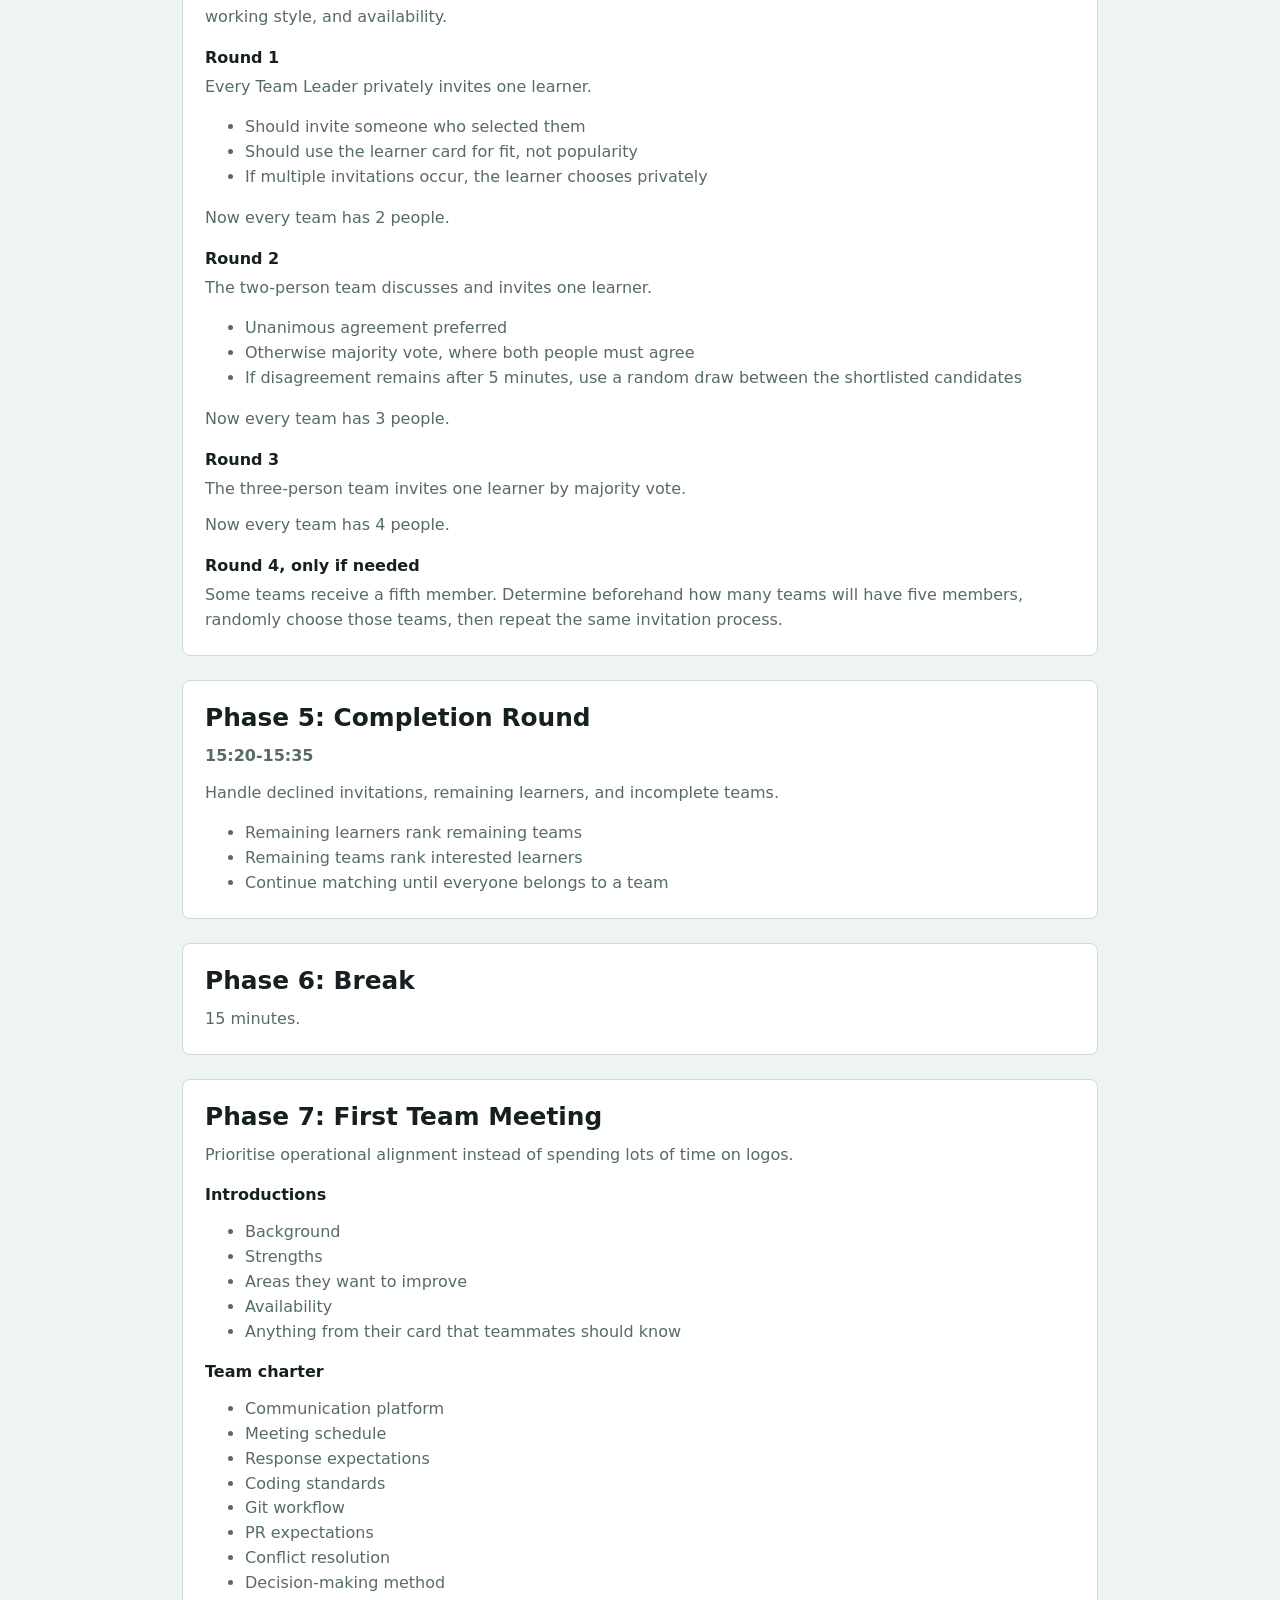
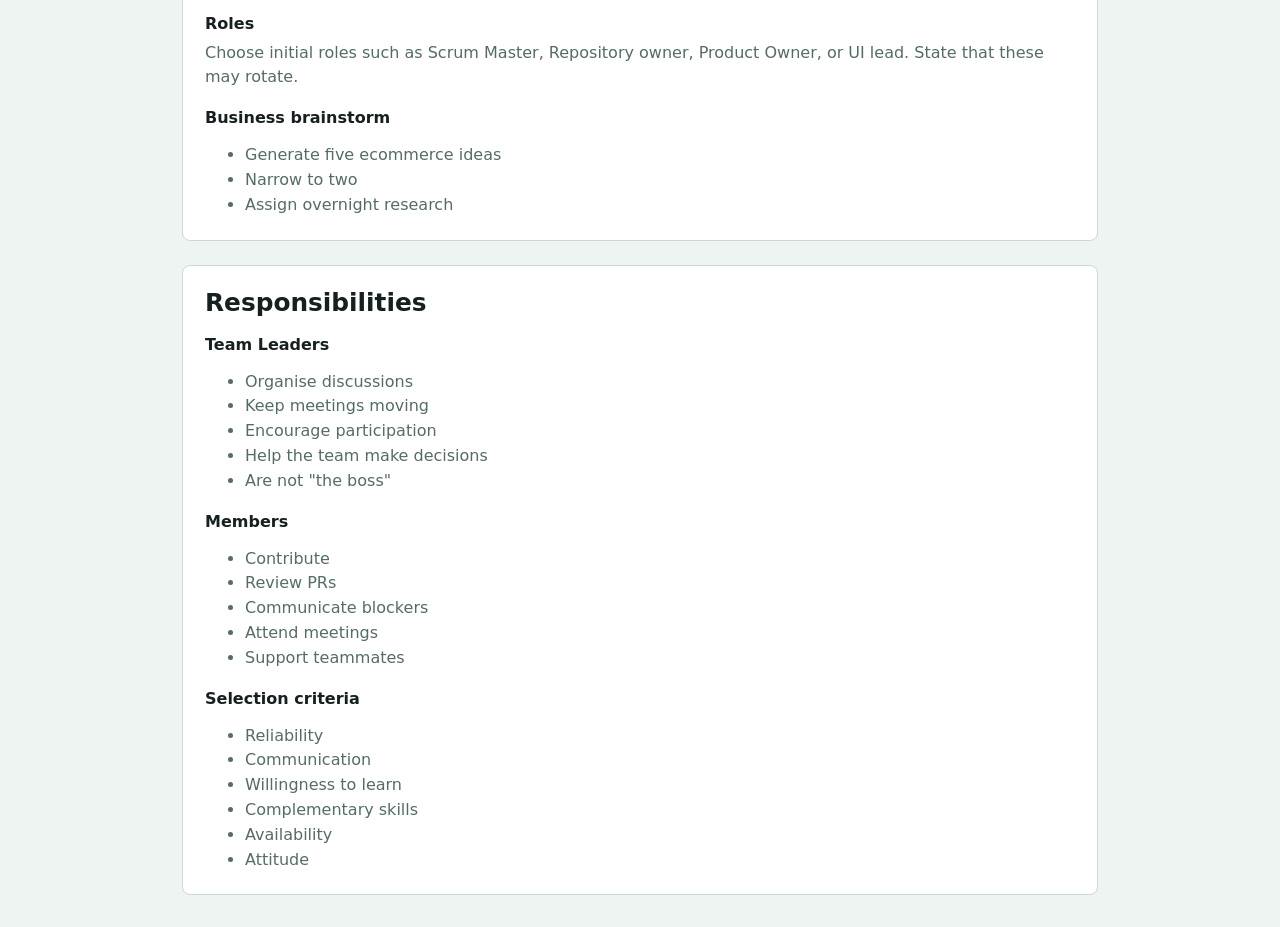
<file: playbook.html>
<!doctype html>
<html lang="en">
  <head>
    <meta charset="utf-8" />
    <meta name="viewport" content="width=device-width, initial-scale=1" />
    <title>Team Formation Playbook</title>
    <link rel="stylesheet" href="./styles.css" />
  </head>
  <body>
    <main class="app-shell playbook-shell">
      <header class="playbook-hero">
        <div>
          <p class="eyebrow">Group Project Team Formation</p>
          <h1>Activity playbook</h1>
          <p class="lede">
            A facilitation guide for using learner profile cards, private
            preferences, and structured invitations to form project teams.
          </p>
        </div>
        <nav class="page-nav" aria-label="Website navigation">
          <a class="nav-link" href="./index.html">Cohort cards</a>
          <a class="nav-link nav-link-secondary" href="../activity-slide.html"
            >Activity slide</a
          >
        </nav>
      </header>

      <article class="playbook-content">
        <section>
          <p class="eyebrow">Guiding principle</p>
          <blockquote>
            Maximize learner agency while minimizing public rejection and
            deadlocks.
          </blockquote>
          <p>
            This version adds a cohort profile webpage before team formation.
            Learners introduce themselves by contributing a card to the webpage,
            not by publicly pitching for a spot on a team.
          </p>
        </section>

        <section>
          <h2>Pre-Session: Build the Cohort Webpage</h2>
          <p>
            Before the live team formation session, every learner contributes
            one profile card to the cohort webpage.
          </p>

          <h3>Each learner card includes</h3>
          <ul>
            <li>Name</li>
            <li>
              Preferred role or interests, such as frontend, backend, design,
              product, testing, or docs
            </li>
            <li>Strength they can contribute</li>
            <li>Skill they want to grow</li>
            <li>Preferred working style</li>
            <li>Availability or preferred working hours</li>
            <li>What they value in a teammate</li>
            <li>One project idea or product domain they are interested in</li>
          </ul>

          <h3>Team Leader candidates also answer</h3>
          <ul>
            <li>Why they are volunteering as Team Leader</li>
            <li>How they help a team make decisions</li>
            <li>How they handle conflict or blockers</li>
            <li>What kind of team culture they want to create</li>
            <li>
              What they are not trying to be responsible for, for example "not
              the boss"
            </li>
          </ul>

          <h3>Instructor setup</h3>
          <ul>
            <li>Create or share the cohort webpage repository</li>
            <li>Provide the card template</li>
            <li>Review contributions for completeness and professionalism</li>
            <li>Merge cards before the live session</li>
            <li>
              Remind learners that the webpage is for structured visibility, not
              public auditioning
            </li>
          </ul>
        </section>

        <section>
          <h2>Phase 1: Introduce the Process and Browse Cards</h2>
          <p><strong>13:00-13:20</strong></p>

          <h3>Step 1: Introduce the process</h3>
          <ul>
            <li>Explain why the teams are learner-formed</li>
            <li>Explain that instructors will not choose teams</li>
            <li>Set expectations for respect and professionalism</li>
            <li>Confirm final team size is 4-5 members</li>
            <li>
              Explain that learner cards are used to understand working style,
              interests, and goals
            </li>
            <li>
              Clarify that the goal is not to pick friends or the most polished
              profile
            </li>
          </ul>

          <blockquote>
            Choose teammates based on who will help your team succeed, not
            simply the people you already know best.
          </blockquote>

          <h3>Step 2: Browse the cohort webpage</h3>
          <p>Everyone reviews the profile cards. Focus on:</p>
          <ul>
            <li>Interests and project domains</li>
            <li>Complementary strengths</li>
            <li>Availability and working style</li>
            <li>Learning goals</li>
            <li>Team Leader candidate answers</li>
          </ul>
          <p>
            This replaces public learner pitches. Learners have visibility
            without being forced to sell themselves in front of the room.
          </p>
        </section>

        <section>
          <h2>Phase 2: Elect 10 Team Leaders</h2>
          <p><strong>13:20-13:40</strong></p>

          <h3>If more than 10 learners declare Team Leader interest</h3>
          <ul>
            <li>Everyone reviews the Team Leader specific card answers</li>
            <li>Each candidate may give a short 30-second clarification</li>
            <li>Everyone votes anonymously</li>
            <li>The top 10 become Team Leaders</li>
            <li>Ties are resolved randomly</li>
          </ul>

          <h3>If exactly 10 learners declare Team Leader interest</h3>
          <p>They automatically become Team Leaders.</p>

          <h3>If fewer than 10 learners declare Team Leader interest</h3>
          <ul>
            <li>Reopen nominations</li>
            <li>
              Newly nominated learners update or confirm their Team Leader card
              answers
            </li>
          </ul>
        </section>

        <section>
          <h2>Phase 3: Gather Preferences</h2>
          <p><strong>13:40-13:55</strong></p>
          <p>Every non-Team Leader submits a private form.</p>

          <h3>Include</h3>
          <ul>
            <li>1st preferred Team Leader</li>
            <li>2nd preferred Team Leader</li>
            <li>3rd preferred Team Leader</li>
          </ul>

          <p>
            The cohort webpage is visible while learners submit preferences.
          </p>

          <h3>Optional but valuable</h3>
          <ul>
            <li>Frontend / backend / design interest</li>
            <li>Preferred working hours</li>
            <li>Biggest strength</li>
            <li>Biggest learning goal</li>
          </ul>
        </section>

        <section>
          <h2>Phase 4: Team Formation</h2>
          <p><strong>13:55-15:20</strong></p>
          <p>Instead of continuous picking, use three structured rounds.</p>
          <p>
            The cohort webpage remains available during each round so teams can
            consider interests, strengths, working style, and availability.
          </p>

          <h3>Round 1</h3>
          <p>Every Team Leader privately invites one learner.</p>
          <ul>
            <li>Should invite someone who selected them</li>
            <li>Should use the learner card for fit, not popularity</li>
            <li>
              If multiple invitations occur, the learner chooses privately
            </li>
          </ul>
          <p>Now every team has 2 people.</p>

          <h3>Round 2</h3>
          <p>The two-person team discusses and invites one learner.</p>
          <ul>
            <li>Unanimous agreement preferred</li>
            <li>Otherwise majority vote, where both people must agree</li>
            <li>
              If disagreement remains after 5 minutes, use a random draw between
              the shortlisted candidates
            </li>
          </ul>
          <p>Now every team has 3 people.</p>

          <h3>Round 3</h3>
          <p>The three-person team invites one learner by majority vote.</p>
          <p>Now every team has 4 people.</p>

          <h3>Round 4, only if needed</h3>
          <p>
            Some teams receive a fifth member. Determine beforehand how many
            teams will have five members, randomly choose those teams, then
            repeat the same invitation process.
          </p>
        </section>

        <section>
          <h2>Phase 5: Completion Round</h2>
          <p><strong>15:20-15:35</strong></p>
          <p>
            Handle declined invitations, remaining learners, and incomplete
            teams.
          </p>
          <ul>
            <li>Remaining learners rank remaining teams</li>
            <li>Remaining teams rank interested learners</li>
            <li>Continue matching until everyone belongs to a team</li>
          </ul>
        </section>

        <section>
          <h2>Phase 6: Break</h2>
          <p>15 minutes.</p>
        </section>

        <section>
          <h2>Phase 7: First Team Meeting</h2>
          <p>
            Prioritise operational alignment instead of spending lots of time on
            logos.
          </p>

          <h3>Introductions</h3>
          <ul>
            <li>Background</li>
            <li>Strengths</li>
            <li>Areas they want to improve</li>
            <li>Availability</li>
            <li>Anything from their card that teammates should know</li>
          </ul>

          <h3>Team charter</h3>
          <ul>
            <li>Communication platform</li>
            <li>Meeting schedule</li>
            <li>Response expectations</li>
            <li>Coding standards</li>
            <li>Git workflow</li>
            <li>PR expectations</li>
            <li>Conflict resolution</li>
            <li>Decision-making method</li>
          </ul>

          <h3>Roles</h3>
          <p>
            Choose initial roles such as Scrum Master, Repository owner, Product
            Owner, or UI lead. State that these may rotate.
          </p>

          <h3>Business brainstorm</h3>
          <ul>
            <li>Generate five ecommerce ideas</li>
            <li>Narrow to two</li>
            <li>Assign overnight research</li>
          </ul>
        </section>

        <section>
          <h2>Responsibilities</h2>
          <h3>Team Leaders</h3>
          <ul>
            <li>Organise discussions</li>
            <li>Keep meetings moving</li>
            <li>Encourage participation</li>
            <li>Help the team make decisions</li>
            <li>Are not "the boss"</li>
          </ul>

          <h3>Members</h3>
          <ul>
            <li>Contribute</li>
            <li>Review PRs</li>
            <li>Communicate blockers</li>
            <li>Attend meetings</li>
            <li>Support teammates</li>
          </ul>

          <h3>Selection criteria</h3>
          <ul>
            <li>Reliability</li>
            <li>Communication</li>
            <li>Willingness to learn</li>
            <li>Complementary skills</li>
            <li>Availability</li>
            <li>Attitude</li>
          </ul>
        </section>
      </article>
    </main>
  </body>
</html>
</file>
<file: styles.css>
:root {
  color: #172021;
  background: #eef4f2;
  font-family:
    Inter,
    ui-sans-serif,
    system-ui,
    -apple-system,
    BlinkMacSystemFont,
    "Segoe UI",
    sans-serif;
  --ink: #172021;
  --muted: #566b68;
  --surface: #ffffff;
  --surface-soft: #f8fbfa;
  --line: #cbdad6;
  --green: #0f766e;
  --blue: #2563eb;
  --yellow: #f5b301;
  --red: #dc2626;
}

* {
  box-sizing: border-box;
}

body {
  margin: 0;
}

button,
input {
  font: inherit;
}

.app-shell {
  width: min(1180px, 100%);
  margin: 0 auto;
  padding: 32px;
}

.hero {
  min-height: 360px;
  display: grid;
  grid-template-columns: minmax(0, 1fr) 340px;
  gap: 28px;
  align-items: end;
  border-bottom: 1px solid var(--line);
  padding: 28px 0 34px;
}

.hero-copy {
  position: relative;
  isolation: isolate;
}

.hero-copy::before {
  content: "";
  position: absolute;
  z-index: -1;
  inset: auto auto -18px -20px;
  width: min(520px, 80vw);
  aspect-ratio: 5 / 2;
  border: 1px solid #b9cbc7;
  border-radius: 8px;
  background:
    linear-gradient(135deg, rgb(15 118 110 / 12%), transparent 55%),
    repeating-linear-gradient(
      90deg,
      rgb(37 99 235 / 10%) 0 1px,
      transparent 1px 72px
    );
}

.eyebrow {
  margin: 0 0 8px;
  color: var(--green);
  font-size: 0.78rem;
  font-weight: 800;
  letter-spacing: 0.08em;
  text-transform: uppercase;
}

h1,
h2,
h3,
p {
  margin-top: 0;
}

h1 {
  max-width: 820px;
  margin-bottom: 14px;
  color: var(--ink);
  font-size: clamp(3.2rem, 8vw, 6.8rem);
  line-height: 0.88;
}

.lede {
  max-width: 690px;
  margin-bottom: 0;
  color: var(--muted);
  font-size: clamp(1.1rem, 2vw, 1.35rem);
  line-height: 1.42;
}

.session-card {
  border: 1px solid var(--line);
  border-radius: 8px;
  padding: 20px;
  background: var(--surface);
  box-shadow: 0 18px 60px rgb(15 45 42 / 12%);
}

.status-dot {
  width: 42px;
  height: 42px;
  display: block;
  margin-bottom: 18px;
  border-radius: 50%;
  background:
    radial-gradient(circle at 50% 50%, #ffffff 0 20%, transparent 21%),
    conic-gradient(var(--green), var(--blue), var(--yellow), var(--green));
}

.session-card h2 {
  margin-bottom: 8px;
  font-size: 1.08rem;
}

.session-card p {
  margin-bottom: 16px;
  color: var(--muted);
  line-height: 1.45;
}

.session-card .nav-link + .nav-link {
  margin-top: 8px;
}

.nav-link {
  min-height: 42px;
  display: inline-flex;
  align-items: center;
  justify-content: center;
  border: 1px solid #b8cbc7;
  border-radius: 8px;
  padding: 0 13px;
  background: #dcf2ee;
  color: #0b4f49;
  font-size: 0.88rem;
  font-weight: 850;
  text-decoration: none;
}

.nav-link-secondary {
  background: var(--surface);
}

.nav-link:hover {
  border-color: var(--green);
  background: #c9ebe5;
}

.toolbar {
  display: grid;
  grid-template-columns: minmax(260px, 1fr) auto;
  gap: 16px;
  align-items: end;
  padding: 24px 0 18px;
}

.search-field {
  display: grid;
  gap: 7px;
  color: var(--muted);
  font-size: 0.86rem;
  font-weight: 750;
}

.search-field input {
  width: 100%;
  border: 1px solid var(--line);
  border-radius: 8px;
  padding: 12px 14px;
  background: var(--surface);
  color: var(--ink);
}

.filter-group {
  display: flex;
  flex-wrap: wrap;
  gap: 8px;
  justify-content: flex-end;
}

.filter-button {
  min-height: 42px;
  border: 1px solid #b8cbc7;
  border-radius: 8px;
  padding: 0 13px;
  background: var(--surface);
  color: #29423f;
  cursor: pointer;
  font-weight: 800;
}

.filter-button.is-active {
  border-color: var(--green);
  background: #dcf2ee;
  color: #0b4f49;
}

.stats {
  display: grid;
  grid-template-columns: repeat(3, minmax(0, 1fr));
  gap: 14px;
  margin-bottom: 22px;
}

.stats article {
  border: 1px solid var(--line);
  border-radius: 8px;
  padding: 16px;
  background: var(--surface-soft);
}

.stats strong {
  display: block;
  color: var(--ink);
  font-size: 2rem;
  line-height: 1;
}

.stats span {
  display: block;
  margin-top: 6px;
  color: var(--muted);
  font-size: 0.88rem;
  font-weight: 700;
}

.card-grid {
  display: grid;
  grid-template-columns: repeat(2, minmax(0, 1fr));
  gap: 18px;
}

.profile-card {
  display: grid;
  gap: 16px;
  align-content: start;
  border: 1px solid var(--line);
  border-top: 5px solid var(--blue);
  border-radius: 8px;
  padding: 20px;
  background: var(--surface);
}

.profile-card.is-leader {
  border-top-color: var(--green);
}

.card-header {
  display: grid;
  grid-template-columns: 54px minmax(0, 1fr);
  gap: 14px;
  align-items: center;
}

.avatar {
  width: 54px;
  height: 54px;
  display: grid;
  place-items: center;
  border-radius: 50%;
  background: #e5efff;
  color: var(--blue);
  font-weight: 900;
}

.is-leader .avatar {
  background: #dff4ef;
  color: var(--green);
}

.card-header h2 {
  margin-bottom: 4px;
  font-size: 1.35rem;
}

.role-label {
  margin-bottom: 0;
  color: var(--muted);
  font-size: 0.9rem;
  font-weight: 750;
}

.tag-list {
  display: flex;
  flex-wrap: wrap;
  gap: 8px;
}

.tag-list span {
  border-radius: 999px;
  padding: 6px 9px;
  background: #eef5f4;
  color: #29423f;
  font-size: 0.78rem;
  font-weight: 800;
}

.answers {
  display: grid;
  gap: 12px;
  margin: 0;
}

.answers div {
  display: grid;
  gap: 3px;
}

dt {
  color: var(--ink);
  font-size: 0.8rem;
  font-weight: 850;
  text-transform: uppercase;
}

dd {
  margin: 0;
  color: var(--muted);
  line-height: 1.44;
}

.leader-section {
  border-top: 1px solid var(--line);
  padding-top: 16px;
}

.leader-section h3 {
  margin-bottom: 12px;
  color: var(--green);
  font-size: 0.96rem;
}

.empty-state {
  grid-column: 1 / -1;
  border: 1px solid var(--line);
  border-radius: 8px;
  padding: 24px;
  background: var(--surface);
  color: var(--muted);
}

.contribution-panel,
.workflow-guide {
  display: grid;
  grid-template-columns: minmax(260px, 0.8fr) minmax(320px, 1.2fr);
  gap: 18px;
  align-items: start;
  margin-top: 28px;
  border-top: 1px solid var(--line);
  padding-top: 28px;
}

.contribution-panel h2,
.workflow-intro h2 {
  margin-bottom: 10px;
  font-size: 1.55rem;
}

.contribution-panel p,
.workflow-intro p,
.step-list p {
  margin-bottom: 0;
  color: var(--muted);
  line-height: 1.48;
}

.workflow-guide {
  grid-template-columns: minmax(240px, 0.55fr) minmax(360px, 1.45fr);
}

.playbook-shell {
  max-width: 980px;
}

.playbook-hero {
  min-height: 300px;
  display: grid;
  grid-template-columns: minmax(0, 1fr) auto;
  gap: 28px;
  align-items: end;
  border-bottom: 1px solid var(--line);
  padding: 28px 0 34px;
}

.page-nav {
  display: flex;
  flex-wrap: wrap;
  gap: 8px;
  justify-content: flex-end;
}

.playbook-content {
  display: grid;
  gap: 24px;
  padding-top: 28px;
}

.playbook-content section {
  border: 1px solid var(--line);
  border-radius: 8px;
  padding: 22px;
  background: var(--surface);
}

.playbook-content h2 {
  margin-bottom: 12px;
  font-size: 1.55rem;
}

.playbook-content h3 {
  margin: 18px 0 8px;
  font-size: 1rem;
}

.playbook-content p,
.playbook-content li {
  color: var(--muted);
  line-height: 1.55;
}

.playbook-content p {
  margin-bottom: 12px;
}

.playbook-content p:last-child,
.playbook-content ul:last-child {
  margin-bottom: 0;
}

.playbook-content blockquote {
  margin: 0 0 16px;
  border-left: 4px solid var(--yellow);
  padding: 4px 0 4px 16px;
  color: var(--ink);
  font-size: 1.16rem;
  font-weight: 800;
  line-height: 1.42;
}

.step-list {
  display: grid;
  gap: 14px;
  margin: 0;
  padding: 0;
  list-style: none;
  counter-reset: contribution-step;
}

.step-list li {
  position: relative;
  display: grid;
  gap: 10px;
  border: 1px solid var(--line);
  border-radius: 8px;
  padding: 16px 16px 16px 58px;
  background: var(--surface);
  counter-increment: contribution-step;
}

.step-list li::before {
  content: counter(contribution-step);
  position: absolute;
  top: 16px;
  left: 16px;
  width: 28px;
  height: 28px;
  display: grid;
  place-items: center;
  border-radius: 50%;
  background: #dff4ef;
  color: var(--green);
  font-size: 0.86rem;
  font-weight: 900;
}

.step-list h3 {
  margin-bottom: 0;
  font-size: 1rem;
}

.step-list pre {
  font-size: 0.8rem;
}

code {
  font-family: "SFMono-Regular", Consolas, "Liberation Mono", monospace;
}

pre {
  overflow: auto;
  margin: 0;
  border: 1px solid var(--line);
  border-radius: 8px;
  padding: 16px;
  background: #172021;
  color: #edf7f5;
  font-size: 0.84rem;
  line-height: 1.5;
}

@media (max-width: 840px) {
  .app-shell {
    padding: 22px;
  }

  .hero,
  .playbook-hero,
  .toolbar,
  .stats,
  .card-grid,
  .contribution-panel,
  .workflow-guide {
    grid-template-columns: 1fr;
  }

  .hero {
    min-height: auto;
  }

  .filter-group {
    justify-content: flex-start;
  }

  .page-nav {
    justify-content: flex-start;
  }
}
</file>
